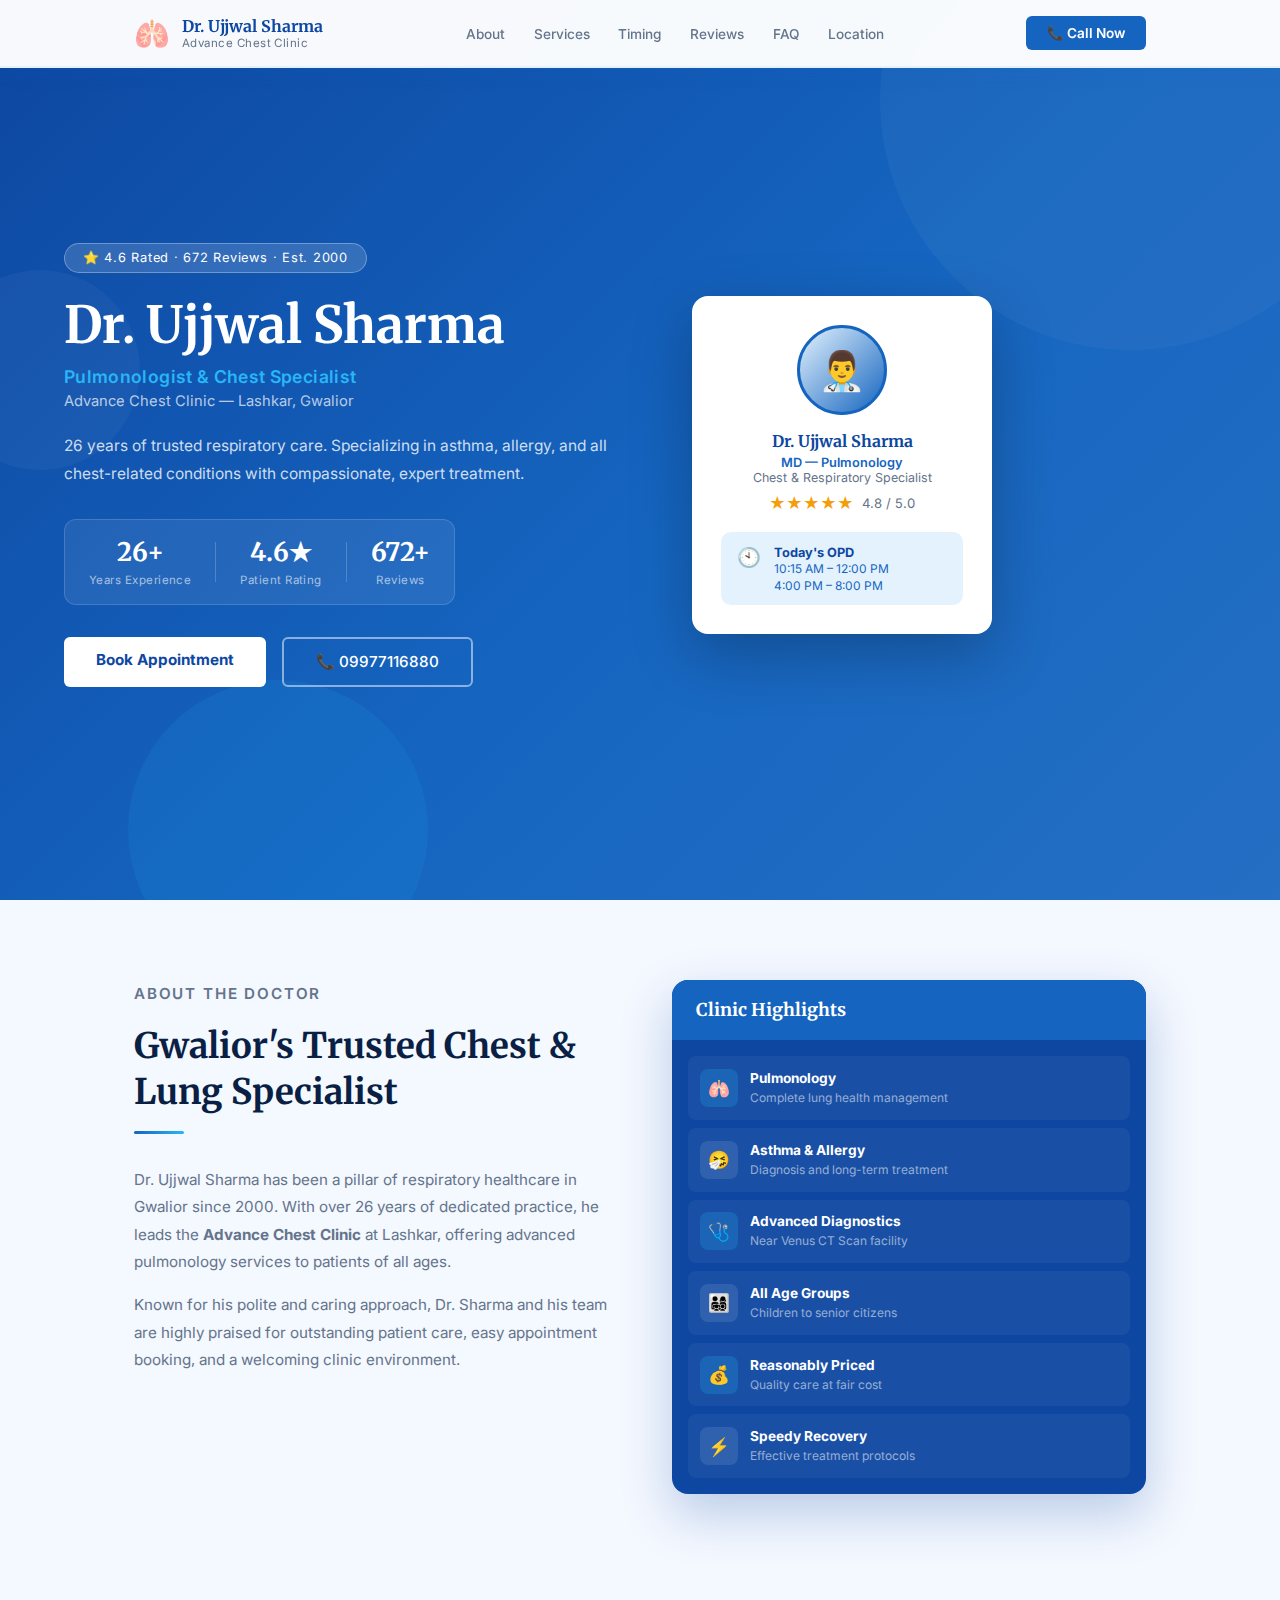
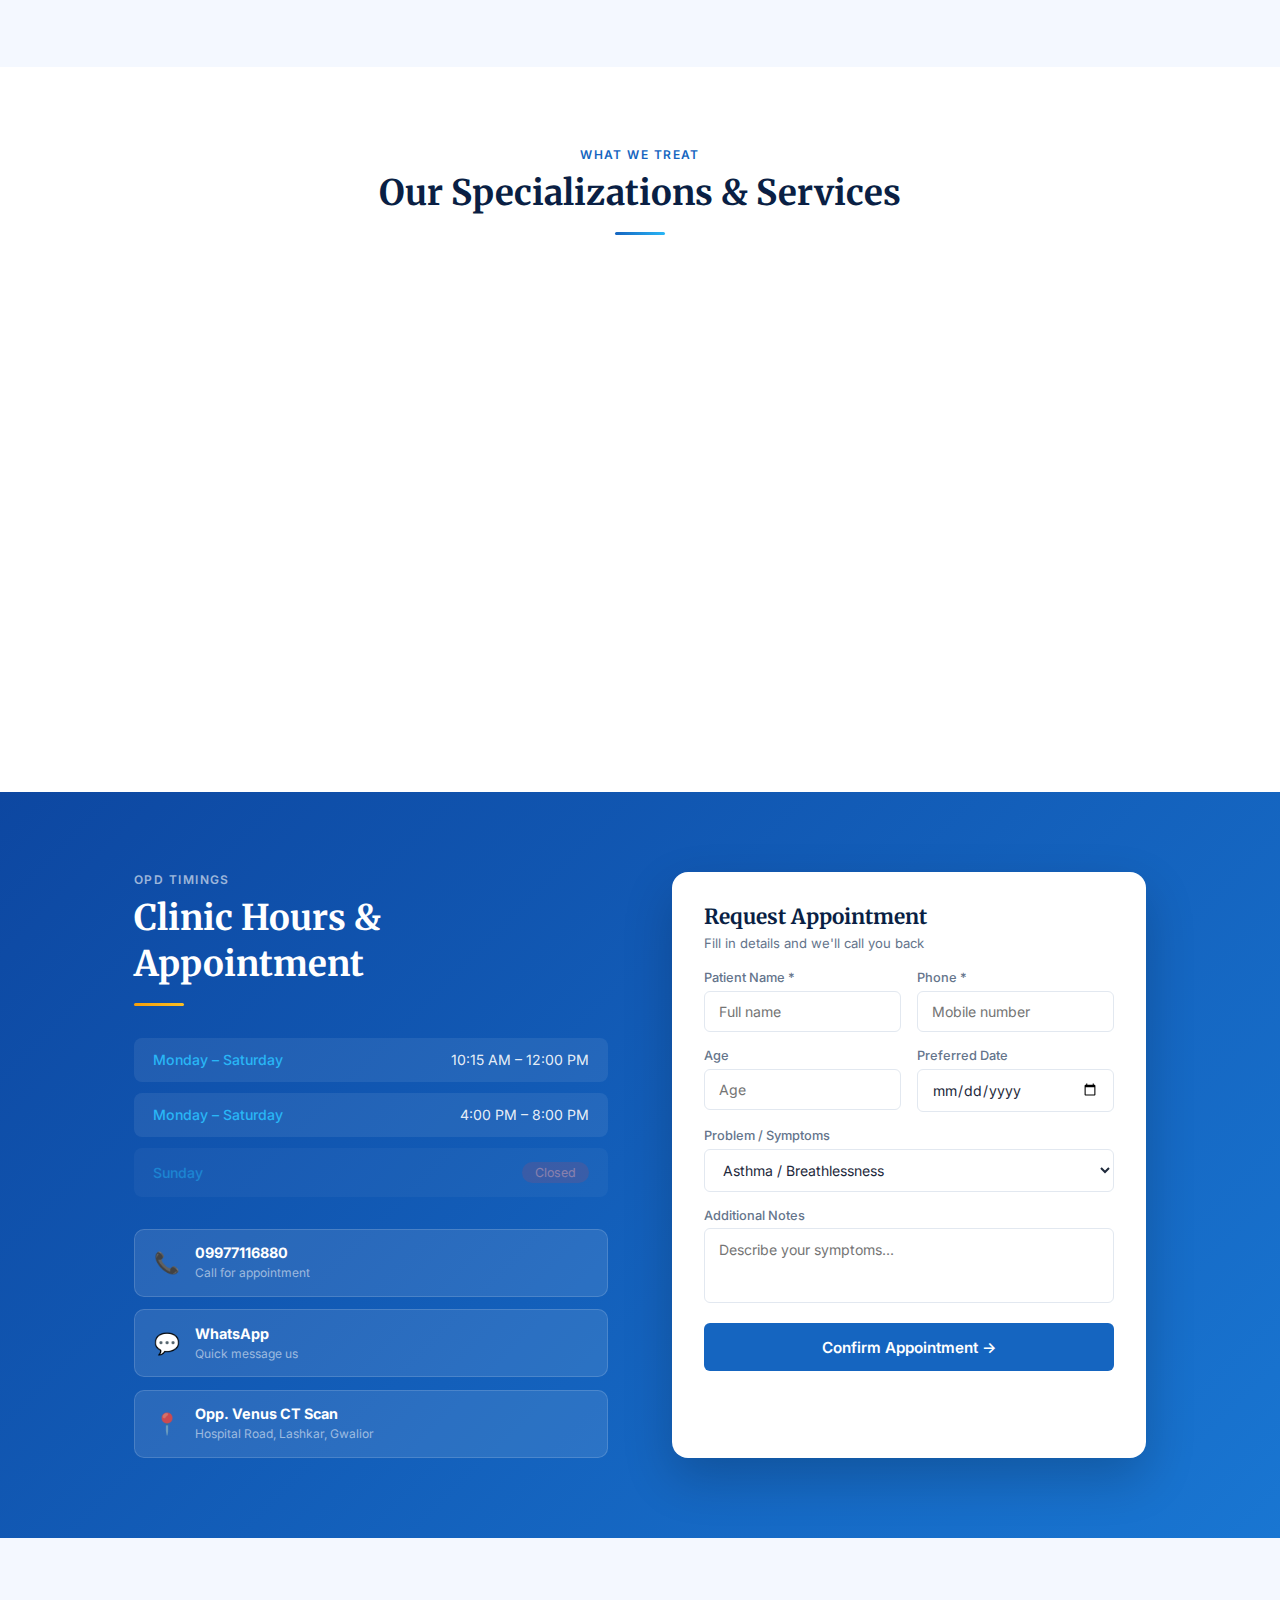
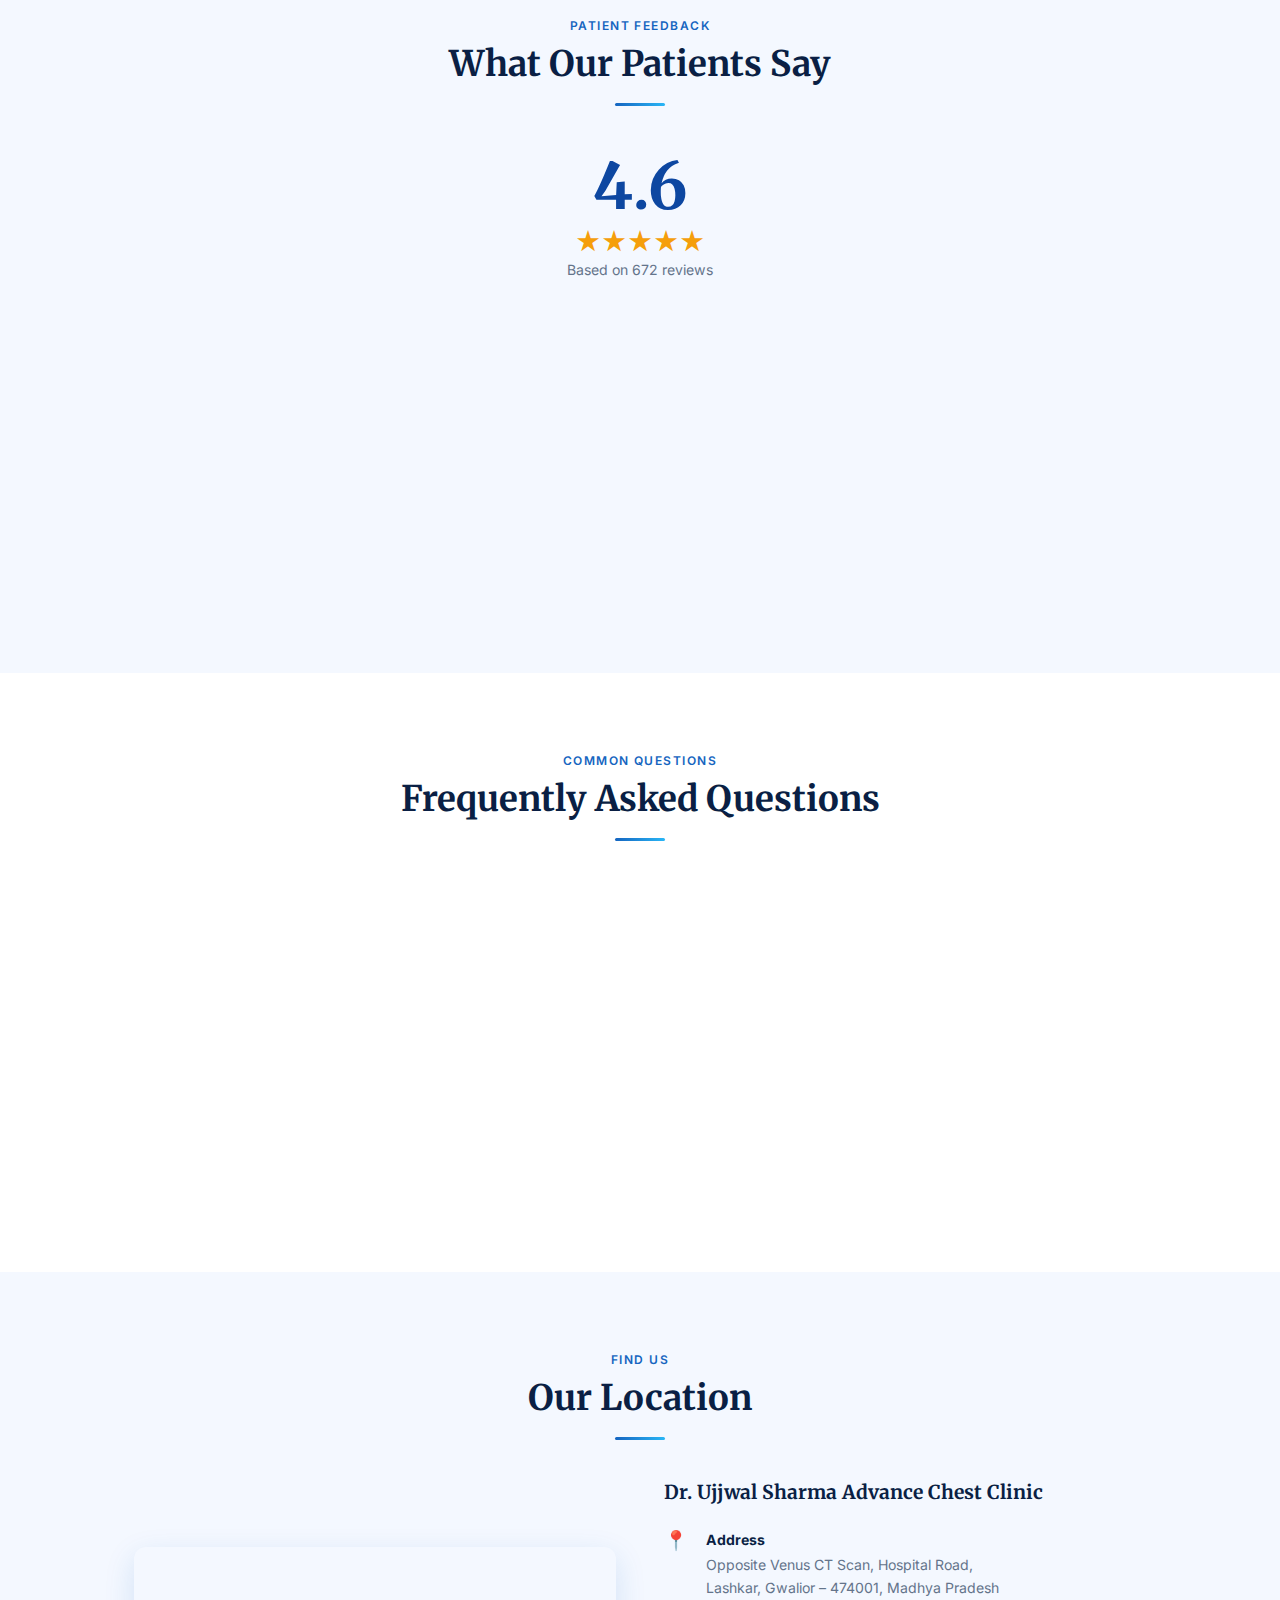
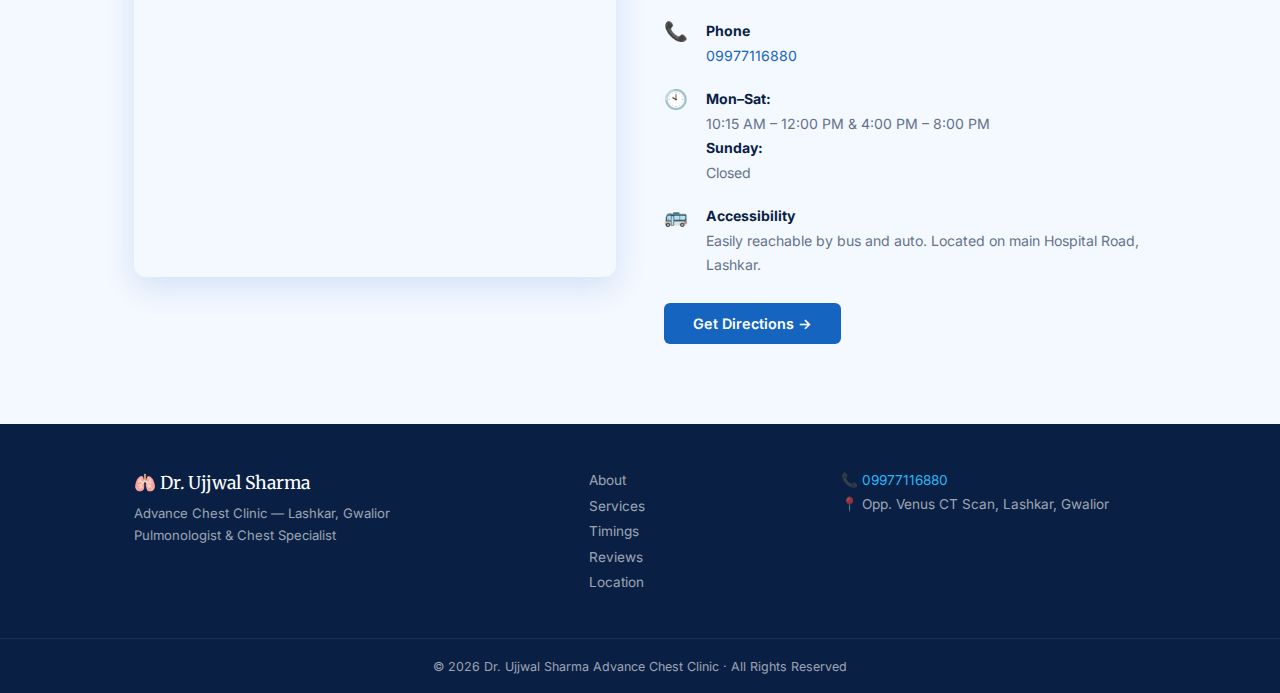
<file: index.html>
<!DOCTYPE html>
<html lang="en">
<head>
  <meta charset="UTF-8">
  <meta name="viewport" content="width=device-width, initial-scale=1.0">
  <title>Dr. Ujjwal Sharma — Advance Chest Clinic, Gwalior</title>
  <link href="https://fonts.googleapis.com/css2?family=Merriweather:wght@400;700&family=Inter:wght@300;400;500;600&display=swap" rel="stylesheet">
  <link rel="stylesheet" href="style.css">
</head>
<body>

  <!-- NAV -->
  <nav id="navbar">
    <div class="nav-container">
      <div class="nav-logo">
        <span class="logo-icon">🫁</span>
        <div>
          <div class="logo-name">Dr. Ujjwal Sharma</div>
          <div class="logo-sub">Advance Chest Clinic</div>
        </div>
      </div>
      <ul class="nav-links">
        <li><a href="#about">About</a></li>
        <li><a href="#services">Services</a></li>
        <li><a href="#timing">Timing</a></li>
        <li><a href="#reviews">Reviews</a></li>
        <li><a href="#faq">FAQ</a></li>
        <li><a href="#location">Location</a></li>
      </ul>
      <a href="tel:09977116880" class="nav-cta">📞 Call Now</a>
    </div>
  </nav>

  <!-- HERO -->
  <section class="hero">
    <div class="hero-bg-circles">
      <div class="circle c1"></div>
      <div class="circle c2"></div>
      <div class="circle c3"></div>
    </div>
    <div class="hero-content">
      <div class="hero-badge">⭐ 4.6 Rated · 672 Reviews · Est. 2000</div>
      <h1>Dr. Ujjwal Sharma</h1>
      <p class="hero-speciality">Pulmonologist & Chest Specialist</p>
      <p class="hero-tagline">Advance Chest Clinic — Lashkar, Gwalior</p>
      <p class="hero-desc">26 years of trusted respiratory care. Specializing in asthma, allergy, and all chest-related conditions with compassionate, expert treatment.</p>
      <div class="hero-stats">
        <div class="stat-box">
          <span class="stat-n">26+</span>
          <span class="stat-l">Years Experience</span>
        </div>
        <div class="stat-divider"></div>
        <div class="stat-box">
          <span class="stat-n">4.6★</span>
          <span class="stat-l">Patient Rating</span>
        </div>
        <div class="stat-divider"></div>
        <div class="stat-box">
          <span class="stat-n">672+</span>
          <span class="stat-l">Reviews</span>
        </div>
      </div>
      <div class="hero-btns">
        <a href="#timing" class="btn-primary">Book Appointment</a>
        <a href="tel:09977116880" class="btn-secondary">📞 09977116880</a>
      </div>
    </div>
    <div class="hero-card-wrap">
      <div class="hero-doctor-card">
        <div class="doctor-photo">👨‍⚕️</div>
        <div class="doctor-info">
          <h3>Dr. Ujjwal Sharma</h3>
          <p class="doc-degree">MD — Pulmonology</p>
          <p class="doc-spec">Chest & Respiratory Specialist</p>
          <div class="doc-rating">
            <span class="stars">★★★★★</span>
            <span>4.8 / 5.0</span>
          </div>
        </div>
        <div class="clinic-timing-pill">
          <span>🕙</span>
          <div>
            <strong>Today's OPD</strong>
            <span>10:15 AM – 12:00 PM</span>
            <span>4:00 PM – 8:00 PM</span>
          </div>
        </div>
      </div>
    </div>
  </section>

  <!-- ABOUT -->
  <section class="about" id="about">
    <div class="container">
      <div class="about-grid">
        <div class="about-text">
          <p class="tag">About the Doctor</p>
          <h2>Gwalior's Trusted Chest & Lung Specialist</h2>
          <div class="underline"></div>
          <p>Dr. Ujjwal Sharma has been a pillar of respiratory healthcare in Gwalior since 2000. With over 26 years of dedicated practice, he leads the <strong>Advance Chest Clinic</strong> at Lashkar, offering advanced pulmonology services to patients of all ages.</p>
          <p>Known for his polite and caring approach, Dr. Sharma and his team are highly praised for outstanding patient care, easy appointment booking, and a welcoming clinic environment.</p>
          <div class="about-badges">
            <div class="badge-item">
              <span class="badge-icon">🏅</span>
              <div>
                <strong>Highly Praised</strong>
                <small>Polite behavior & expert care</small>
              </div>
            </div>
            <div class="badge-item">
              <span class="badge-icon">🏥</span>
              <div>
                <strong>Est. 2000</strong>
                <small>26 years of trusted service</small>
              </div>
            </div>
            <div class="badge-item">
              <span class="badge-icon">💊</span>
              <div>
                <strong>Asthma Expert</strong>
                <small>Specialist in asthma & allergy</small>
              </div>
            </div>
            <div class="badge-item">
              <span class="badge-icon">📋</span>
              <div>
                <strong>Easy Booking</strong>
                <small>Hassle-free appointments</small>
              </div>
            </div>
          </div>
        </div>
        <div class="about-visual">
          <div class="av-header">
            <h3>Clinic Highlights</h3>
          </div>
          <div class="av-items">
            <div class="av-item">
              <div class="av-icon blue">🫁</div>
              <div>
                <strong>Pulmonology</strong>
                <span>Complete lung health management</span>
              </div>
            </div>
            <div class="av-item">
              <div class="av-icon sky">🤧</div>
              <div>
                <strong>Asthma & Allergy</strong>
                <span>Diagnosis and long-term treatment</span>
              </div>
            </div>
            <div class="av-item">
              <div class="av-icon blue">🩺</div>
              <div>
                <strong>Advanced Diagnostics</strong>
                <span>Near Venus CT Scan facility</span>
              </div>
            </div>
            <div class="av-item">
              <div class="av-icon sky">👨‍👩‍👧‍👦</div>
              <div>
                <strong>All Age Groups</strong>
                <span>Children to senior citizens</span>
              </div>
            </div>
            <div class="av-item">
              <div class="av-icon blue">💰</div>
              <div>
                <strong>Reasonably Priced</strong>
                <span>Quality care at fair cost</span>
              </div>
            </div>
            <div class="av-item">
              <div class="av-icon sky">⚡</div>
              <div>
                <strong>Speedy Recovery</strong>
                <span>Effective treatment protocols</span>
              </div>
            </div>
          </div>
        </div>
      </div>
    </div>
  </section>

  <!-- SERVICES -->
  <section class="services" id="services">
    <div class="container">
      <p class="tag center">What We Treat</p>
      <h2 class="center">Our Specializations & Services</h2>
      <div class="underline center"></div>
      <div class="services-grid">
        <div class="service-card">
          <div class="sc-icon">🫁</div>
          <h3>Asthma Treatment</h3>
          <p>Comprehensive asthma management including diagnosis, inhaler therapy, and long-term control plans.</p>
        </div>
        <div class="service-card">
          <div class="sc-icon">🤧</div>
          <h3>Allergy Treatment</h3>
          <p>Diagnosis and treatment of respiratory allergies, hay fever, and allergic rhinitis with personalized care.</p>
        </div>
        <div class="service-card">
          <div class="sc-icon">😮‍💨</div>
          <h3>COPD Management</h3>
          <p>Expert management of Chronic Obstructive Pulmonary Disease with modern treatment approaches.</p>
        </div>
        <div class="service-card">
          <div class="sc-icon">🩻</div>
          <h3>Chest X-Ray Consultation</h3>
          <p>Interpretation and consultation for chest X-rays, CT scans, and pulmonary function tests.</p>
        </div>
        <div class="service-card">
          <div class="sc-icon">🤒</div>
          <h3>Respiratory Infections</h3>
          <p>Treatment of pneumonia, bronchitis, tuberculosis, and other respiratory tract infections.</p>
        </div>
        <div class="service-card">
          <div class="sc-icon">🩺</div>
          <h3>General Pulmonology</h3>
          <p>Complete respiratory health checkups, second opinions, and ongoing chest health monitoring.</p>
        </div>
      </div>
    </div>
  </section>

  <!-- TIMING + APPOINTMENT -->
  <section class="timing-section" id="timing">
    <div class="container">
      <div class="timing-grid">
        <div class="timing-left">
          <p class="tag light">OPD Timings</p>
          <h2 class="white">Clinic Hours & Appointment</h2>
          <div class="underline gold"></div>
          <div class="timing-table">
            <div class="timing-row">
              <span class="day">Monday – Saturday</span>
              <span class="time-slot">10:15 AM – 12:00 PM</span>
            </div>
            <div class="timing-row">
              <span class="day">Monday – Saturday</span>
              <span class="time-slot">4:00 PM – 8:00 PM</span>
            </div>
            <div class="timing-row closed">
              <span class="day">Sunday</span>
              <span class="time-slot closed-tag">Closed</span>
            </div>
          </div>
          <div class="contact-list">
            <a href="tel:09977116880" class="contact-pill">
              <span>📞</span>
              <div>
                <strong>09977116880</strong>
                <small>Call for appointment</small>
              </div>
            </a>
            <a href="https://wa.me/919977116880" target="_blank" class="contact-pill">
              <span>💬</span>
              <div>
                <strong>WhatsApp</strong>
                <small>Quick message us</small>
              </div>
            </a>
            <div class="contact-pill">
              <span>📍</span>
              <div>
                <strong>Opp. Venus CT Scan</strong>
                <small>Hospital Road, Lashkar, Gwalior</small>
              </div>
            </div>
          </div>
        </div>

        <div class="appt-form-box">
          <h3>Request Appointment</h3>
          <p class="form-sub">Fill in details and we'll call you back</p>
          <div class="form-row">
            <div class="fg">
              <label>Patient Name *</label>
              <input type="text" placeholder="Full name">
            </div>
            <div class="fg">
              <label>Phone *</label>
              <input type="tel" placeholder="Mobile number">
            </div>
          </div>
          <div class="form-row">
            <div class="fg">
              <label>Age</label>
              <input type="number" placeholder="Age">
            </div>
            <div class="fg">
              <label>Preferred Date</label>
              <input type="date">
            </div>
          </div>
          <div class="fg">
            <label>Problem / Symptoms</label>
            <select>
              <option>Asthma / Breathlessness</option>
              <option>Allergy / Sneezing</option>
              <option>Cough (Chronic)</option>
              <option>Chest Pain</option>
              <option>COPD</option>
              <option>Respiratory Infection</option>
              <option>General Consultation</option>
              <option>Other</option>
            </select>
          </div>
          <div class="fg">
            <label>Additional Notes</label>
            <textarea placeholder="Describe your symptoms..."></textarea>
          </div>
          <button class="btn-submit" id="submitBtn">Confirm Appointment →</button>
        </div>
      </div>
    </div>
  </section>

  <!-- REVIEWS -->
  <section class="reviews" id="reviews">
    <div class="container">
      <p class="tag center">Patient Feedback</p>
      <h2 class="center">What Our Patients Say</h2>
      <div class="underline center"></div>
      <div class="rating-overview">
        <div class="rating-big">4.6</div>
        <div class="rating-stars-big">★★★★★</div>
        <div class="rating-count">Based on 672 reviews</div>
      </div>
      <div class="reviews-grid">
        <div class="review-card">
          <div class="review-top">
            <div class="rv-avatar">A</div>
            <div>
              <div class="rv-name">Aaru</div>
              <div class="rv-date">March 2025</div>
            </div>
            <div class="rv-stars">★★★★★</div>
          </div>
          <div class="rv-tags">
            <span>Easy booking</span>
            <span>Great customer service</span>
          </div>
          <p class="rv-text">"Dr. Ujjwal Sharma's Advance Chest Clinic is truly exceptional! The customer service is outstanding — staff are attentive and genuinely care about patients. Booking an appointment was seamless and hassle-free."</p>
        </div>
        <div class="review-card">
          <div class="review-top">
            <div class="rv-avatar">R</div>
            <div>
              <div class="rv-name">Ravi</div>
              <div class="rv-date">August 2025</div>
            </div>
            <div class="rv-stars">★★★★★</div>
          </div>
          <div class="rv-tags">
            <span>Reasonably priced</span>
            <span>Speedy recovery</span>
          </div>
          <p class="rv-text">"Very professional doctor. Treatment was effective and I recovered quickly. Prices are very reasonable for such quality care. Highly recommend Dr. Sharma to everyone in Gwalior."</p>
        </div>
        <div class="review-card">
          <div class="review-top">
            <div class="rv-avatar">P</div>
            <div>
              <div class="rv-name">Priya S.</div>
              <div class="rv-date">2025</div>
            </div>
            <div class="rv-stars">★★★★★</div>
          </div>
          <div class="rv-tags">
            <span>Polite behavior</span>
            <span>Expert care</span>
          </div>
          <p class="rv-text">"Dr. Ujjwal Sharma is highly praised for his behavior and polite manner of speaking. My asthma has improved significantly after starting treatment here. Wonderful doctor and staff!"</p>
        </div>
      </div>
    </div>
  </section>

  <!-- FAQ -->
  <section class="faq" id="faq">
    <div class="container">
      <p class="tag center">Common Questions</p>
      <h2 class="center">Frequently Asked Questions</h2>
      <div class="underline center"></div>
      <div class="faq-list">
        <div class="faq-item">
          <div class="faq-q" onclick="toggleFaq(this)">
            <span>Do I need an appointment before visiting?</span>
            <span class="faq-arrow">▼</span>
          </div>
          <div class="faq-a">Yes, it is recommended to book an appointment before visiting. Call 09977116880 or WhatsApp us for easy booking.</div>
        </div>
        <div class="faq-item">
          <div class="faq-q" onclick="toggleFaq(this)">
            <span>Where is the clinic located?</span>
            <span class="faq-arrow">▼</span>
          </div>
          <div class="faq-a">The clinic is located Opposite Venus CT Scan, Hospital Road, Lashkar, Gwalior – 474001. It is easily accessible by public transport.</div>
        </div>
        <div class="faq-item">
          <div class="faq-q" onclick="toggleFaq(this)">
            <span>Does Dr. Sharma treat asthma in children?</span>
            <span class="faq-arrow">▼</span>
          </div>
          <div class="faq-a">Yes, Dr. Ujjwal Sharma treats patients of all age groups including children. Pediatric asthma and allergy cases are handled with special care.</div>
        </div>
        <div class="faq-item">
          <div class="faq-q" onclick="toggleFaq(this)">
            <span>Is blood test or CT scan facility available?</span>
            <span class="faq-arrow">▼</span>
          </div>
          <div class="faq-a">The clinic is located right opposite Venus CT Scan center, making it very convenient for patients who need diagnostic imaging. Please confirm specific tests by calling us.</div>
        </div>
        <div class="faq-item">
          <div class="faq-q" onclick="toggleFaq(this)">
            <span>What are the clinic timings on Sunday?</span>
            <span class="faq-arrow">▼</span>
          </div>
          <div class="faq-a">The clinic is closed on Sundays. OPD is available Monday to Saturday — 10:15 AM to 12:00 PM and 4:00 PM to 8:00 PM.</div>
        </div>
      </div>
    </div>
  </section>

  <!-- LOCATION -->
  <section class="location" id="location">
    <div class="container">
      <p class="tag center">Find Us</p>
      <h2 class="center">Our Location</h2>
      <div class="underline center"></div>
      <div class="location-grid">
        <div class="map-box">
          <iframe
            src="https://www.google.com/maps/embed?pb=!1m18!1m12!1m3!1d3579!2d78.18!3d26.21!2m3!1f0!2f0!3f0!3m2!1i1024!2i768!4f13.1!3m3!1m2!1s0x0%3A0x0!2zTGFzaGthciwgR3dhbGlvcg!5e0!3m2!1sen!2sin!4v1"
            allowfullscreen="" loading="lazy">
          </iframe>
        </div>
        <div class="location-details">
          <h3>Dr. Ujjwal Sharma Advance Chest Clinic</h3>
          <div class="ld-item">
            <span class="ld-icon">📍</span>
            <p><strong>Address</strong>Opposite Venus CT Scan, Hospital Road,<br>Lashkar, Gwalior – 474001, Madhya Pradesh</p>
          </div>
          <div class="ld-item">
            <span class="ld-icon">📞</span>
            <p><strong>Phone</strong><a href="tel:09977116880">09977116880</a></p>
          </div>
          <div class="ld-item">
            <span class="ld-icon">🕙</span>
            <p><strong>Mon–Sat:</strong> 10:15 AM – 12:00 PM & 4:00 PM – 8:00 PM<br><strong>Sunday:</strong> Closed</p>
          </div>
          <div class="ld-item">
            <span class="ld-icon">🚌</span>
            <p><strong>Accessibility</strong>Easily reachable by bus and auto. Located on main Hospital Road, Lashkar.</p>
          </div>
          <a href="https://maps.google.com/?q=Opposite+Venus+CT+Scan+Lashkar+Gwalior" target="_blank" class="btn-directions">Get Directions →</a>
        </div>
      </div>
    </div>
  </section>

  <!-- FOOTER -->
  <footer>
    <div class="footer-top">
      <div class="footer-brand">
        <div class="footer-logo">🫁 Dr. Ujjwal Sharma</div>
        <p>Advance Chest Clinic — Lashkar, Gwalior</p>
        <p>Pulmonologist & Chest Specialist</p>
      </div>
      <div class="footer-links">
        <a href="#about">About</a>
        <a href="#services">Services</a>
        <a href="#timing">Timings</a>
        <a href="#reviews">Reviews</a>
        <a href="#location">Location</a>
      </div>
      <div class="footer-contact">
        <p>📞 <a href="tel:09977116880">09977116880</a></p>
        <p>📍 Opp. Venus CT Scan, Lashkar, Gwalior</p>
      </div>
    </div>
    <div class="footer-bottom">
      <p>© 2026 Dr. Ujjwal Sharma Advance Chest Clinic · All Rights Reserved</p>
    </div>
  </footer>

  <script src="script.js"></script>
</body>
</html>
</file>
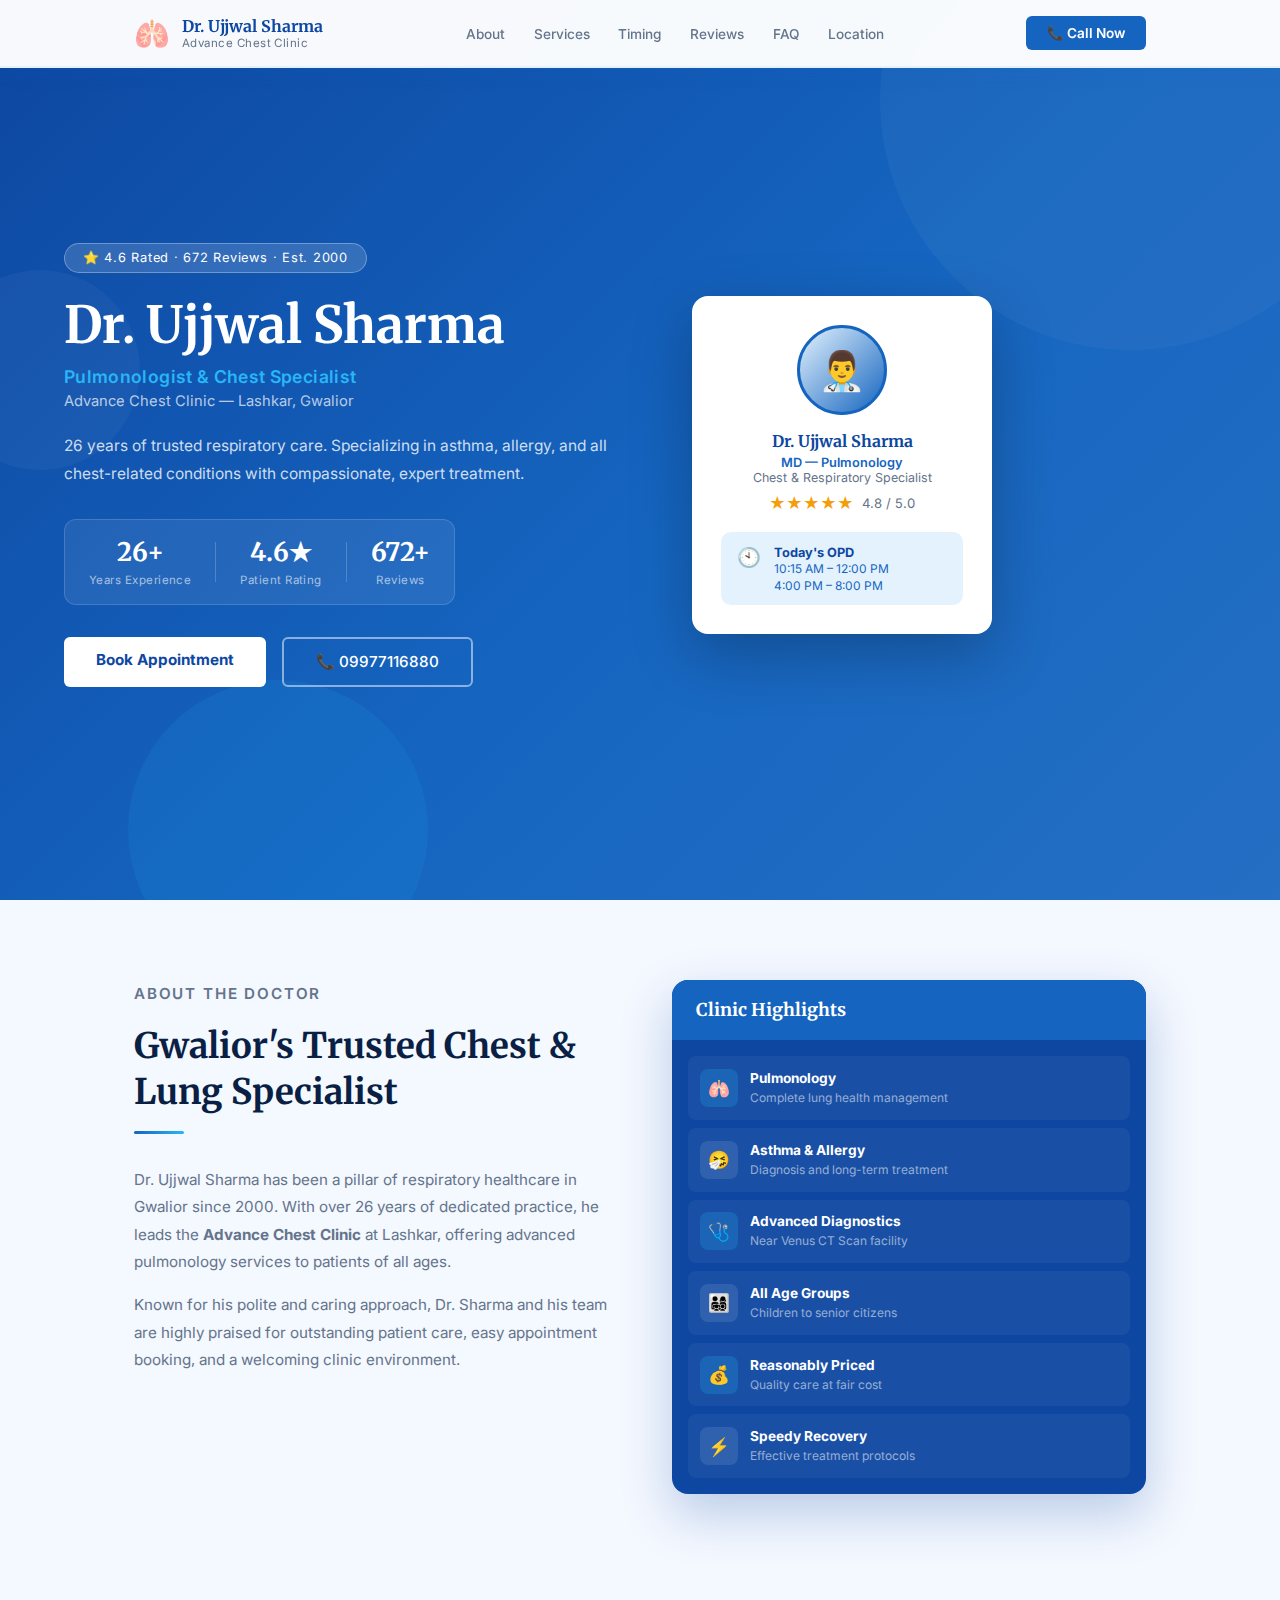
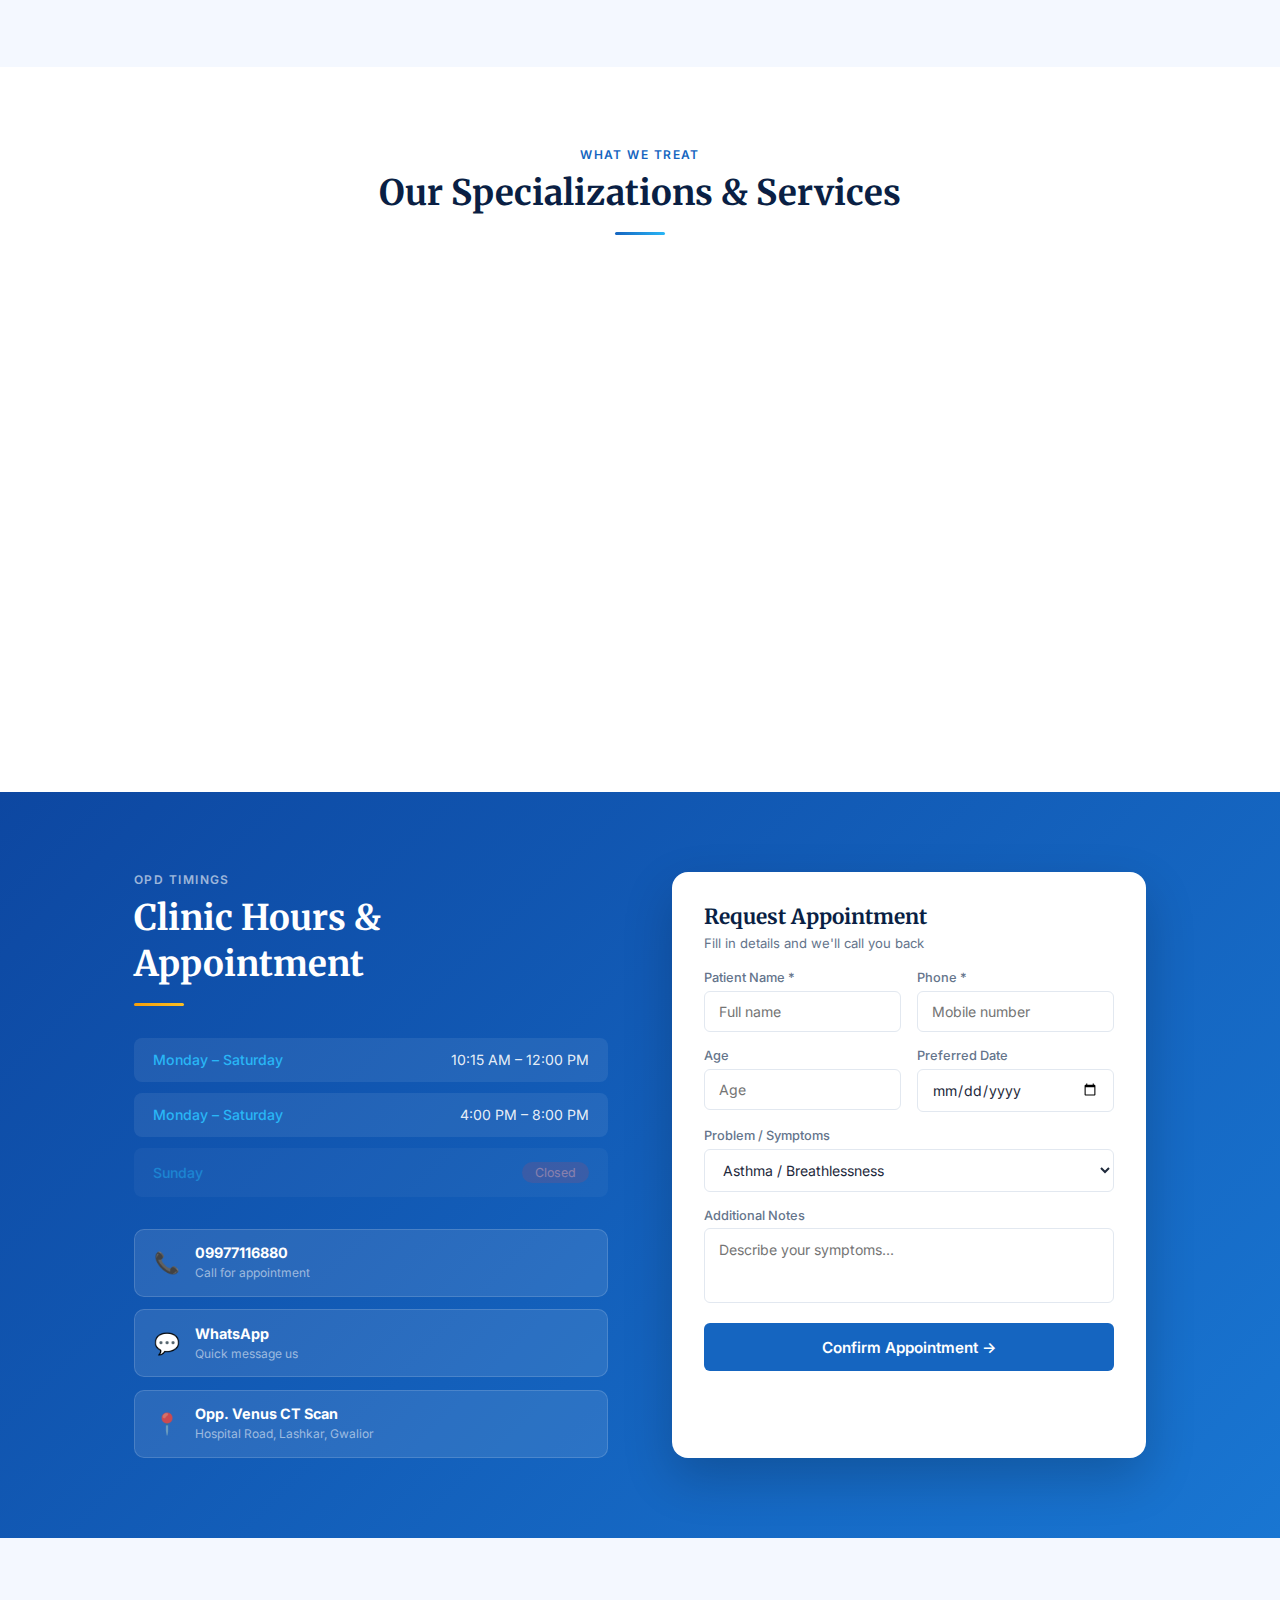
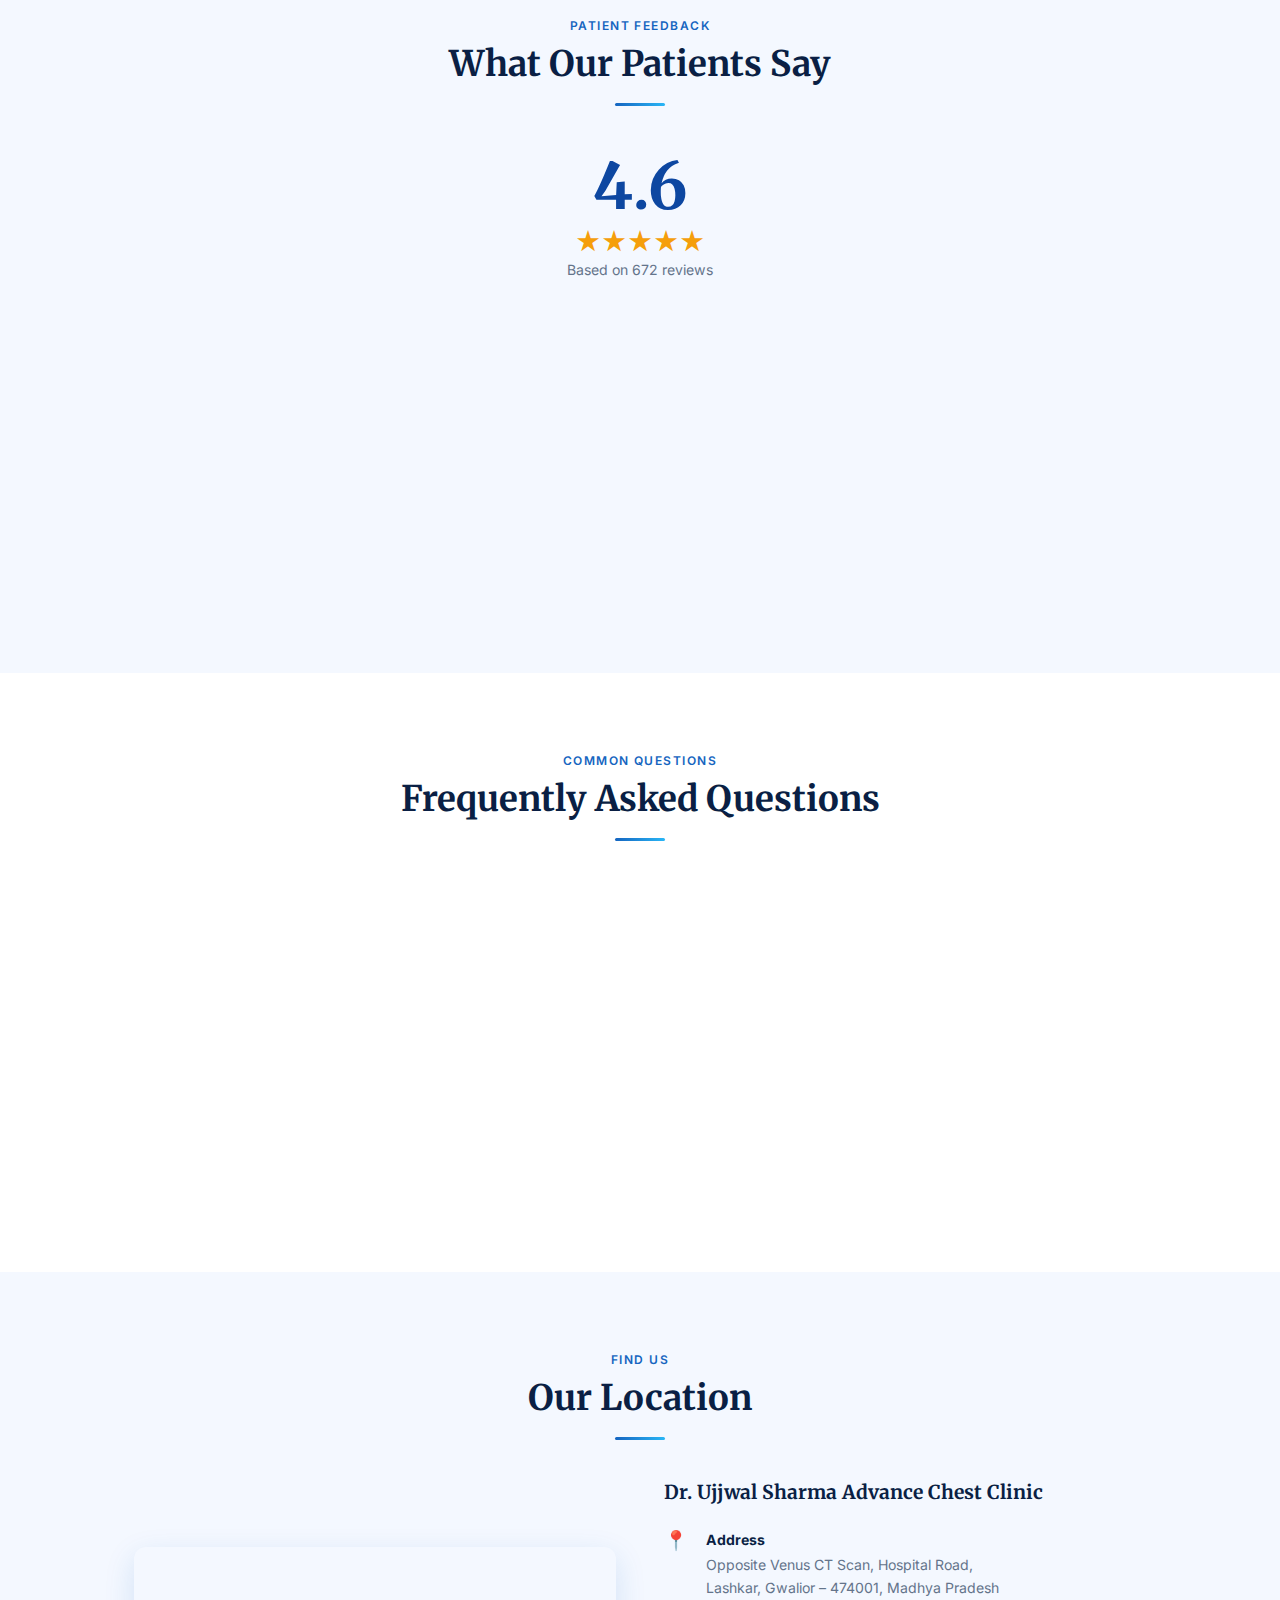
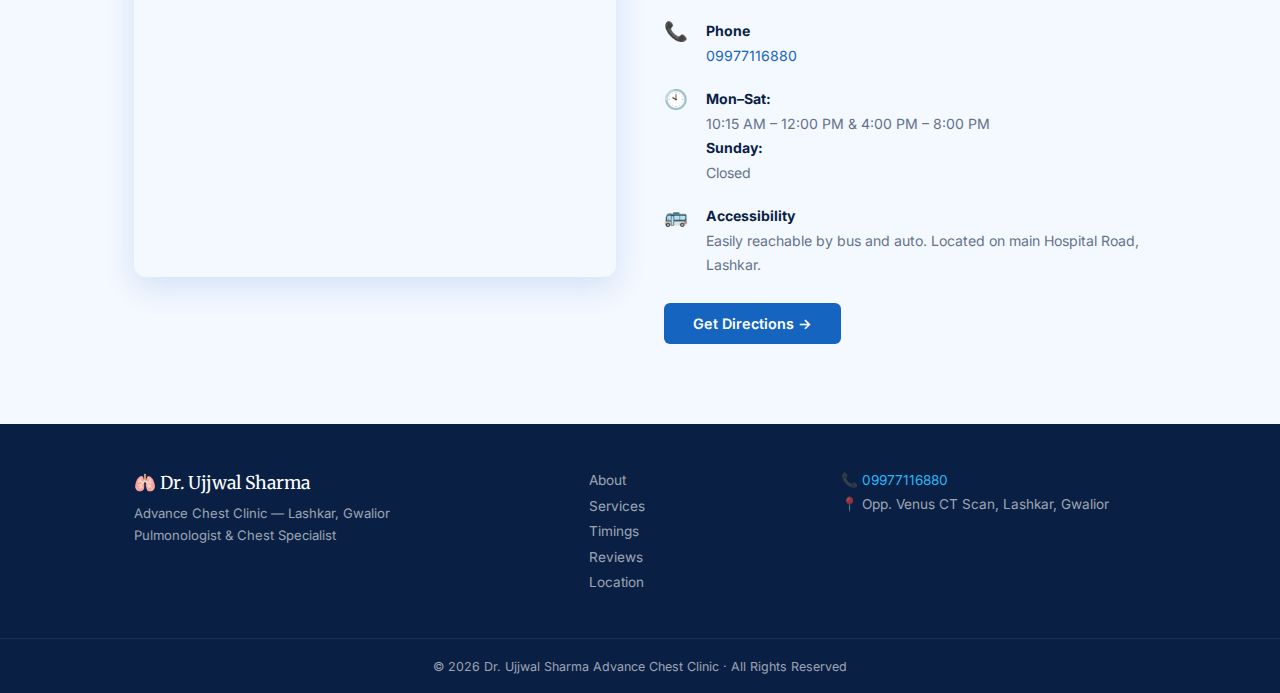
<file: dr-ujjwal-index.html>
<!DOCTYPE html>
<html lang="en">
<head>
  <meta charset="UTF-8">
  <meta name="viewport" content="width=device-width, initial-scale=1.0">
  <title>Dr. Ujjwal Sharma — Advance Chest Clinic, Gwalior</title>
  <link href="https://fonts.googleapis.com/css2?family=Merriweather:wght@400;700&family=Inter:wght@300;400;500;600&display=swap" rel="stylesheet">
  <link rel="stylesheet" href="dr-ujjwal-style.css">
</head>
<body>

  <!-- NAV -->
  <nav id="navbar">
    <div class="nav-container">
      <div class="nav-logo">
        <span class="logo-icon">🫁</span>
        <div>
          <div class="logo-name">Dr. Ujjwal Sharma</div>
          <div class="logo-sub">Advance Chest Clinic</div>
        </div>
      </div>
      <ul class="nav-links">
        <li><a href="#about">About</a></li>
        <li><a href="#services">Services</a></li>
        <li><a href="#timing">Timing</a></li>
        <li><a href="#reviews">Reviews</a></li>
        <li><a href="#faq">FAQ</a></li>
        <li><a href="#location">Location</a></li>
      </ul>
      <a href="tel:09977116880" class="nav-cta">📞 Call Now</a>
    </div>
  </nav>

  <!-- HERO -->
  <section class="hero">
    <div class="hero-bg-circles">
      <div class="circle c1"></div>
      <div class="circle c2"></div>
      <div class="circle c3"></div>
    </div>
    <div class="hero-content">
      <div class="hero-badge">⭐ 4.6 Rated · 672 Reviews · Est. 2000</div>
      <h1>Dr. Ujjwal Sharma</h1>
      <p class="hero-speciality">Pulmonologist & Chest Specialist</p>
      <p class="hero-tagline">Advance Chest Clinic — Lashkar, Gwalior</p>
      <p class="hero-desc">26 years of trusted respiratory care. Specializing in asthma, allergy, and all chest-related conditions with compassionate, expert treatment.</p>
      <div class="hero-stats">
        <div class="stat-box">
          <span class="stat-n">26+</span>
          <span class="stat-l">Years Experience</span>
        </div>
        <div class="stat-divider"></div>
        <div class="stat-box">
          <span class="stat-n">4.6★</span>
          <span class="stat-l">Patient Rating</span>
        </div>
        <div class="stat-divider"></div>
        <div class="stat-box">
          <span class="stat-n">672+</span>
          <span class="stat-l">Reviews</span>
        </div>
      </div>
      <div class="hero-btns">
        <a href="#timing" class="btn-primary">Book Appointment</a>
        <a href="tel:09977116880" class="btn-secondary">📞 09977116880</a>
      </div>
    </div>
    <div class="hero-card-wrap">
      <div class="hero-doctor-card">
        <div class="doctor-photo">👨‍⚕️</div>
        <div class="doctor-info">
          <h3>Dr. Ujjwal Sharma</h3>
          <p class="doc-degree">MD — Pulmonology</p>
          <p class="doc-spec">Chest & Respiratory Specialist</p>
          <div class="doc-rating">
            <span class="stars">★★★★★</span>
            <span>4.8 / 5.0</span>
          </div>
        </div>
        <div class="clinic-timing-pill">
          <span>🕙</span>
          <div>
            <strong>Today's OPD</strong>
            <span>10:15 AM – 12:00 PM</span>
            <span>4:00 PM – 8:00 PM</span>
          </div>
        </div>
      </div>
    </div>
  </section>

  <!-- ABOUT -->
  <section class="about" id="about">
    <div class="container">
      <div class="about-grid">
        <div class="about-text">
          <p class="tag">About the Doctor</p>
          <h2>Gwalior's Trusted Chest & Lung Specialist</h2>
          <div class="underline"></div>
          <p>Dr. Ujjwal Sharma has been a pillar of respiratory healthcare in Gwalior since 2000. With over 26 years of dedicated practice, he leads the <strong>Advance Chest Clinic</strong> at Lashkar, offering advanced pulmonology services to patients of all ages.</p>
          <p>Known for his polite and caring approach, Dr. Sharma and his team are highly praised for outstanding patient care, easy appointment booking, and a welcoming clinic environment.</p>
          <div class="about-badges">
            <div class="badge-item">
              <span class="badge-icon">🏅</span>
              <div>
                <strong>Highly Praised</strong>
                <small>Polite behavior & expert care</small>
              </div>
            </div>
            <div class="badge-item">
              <span class="badge-icon">🏥</span>
              <div>
                <strong>Est. 2000</strong>
                <small>26 years of trusted service</small>
              </div>
            </div>
            <div class="badge-item">
              <span class="badge-icon">💊</span>
              <div>
                <strong>Asthma Expert</strong>
                <small>Specialist in asthma & allergy</small>
              </div>
            </div>
            <div class="badge-item">
              <span class="badge-icon">📋</span>
              <div>
                <strong>Easy Booking</strong>
                <small>Hassle-free appointments</small>
              </div>
            </div>
          </div>
        </div>
        <div class="about-visual">
          <div class="av-header">
            <h3>Clinic Highlights</h3>
          </div>
          <div class="av-items">
            <div class="av-item">
              <div class="av-icon blue">🫁</div>
              <div>
                <strong>Pulmonology</strong>
                <span>Complete lung health management</span>
              </div>
            </div>
            <div class="av-item">
              <div class="av-icon sky">🤧</div>
              <div>
                <strong>Asthma & Allergy</strong>
                <span>Diagnosis and long-term treatment</span>
              </div>
            </div>
            <div class="av-item">
              <div class="av-icon blue">🩺</div>
              <div>
                <strong>Advanced Diagnostics</strong>
                <span>Near Venus CT Scan facility</span>
              </div>
            </div>
            <div class="av-item">
              <div class="av-icon sky">👨‍👩‍👧‍👦</div>
              <div>
                <strong>All Age Groups</strong>
                <span>Children to senior citizens</span>
              </div>
            </div>
            <div class="av-item">
              <div class="av-icon blue">💰</div>
              <div>
                <strong>Reasonably Priced</strong>
                <span>Quality care at fair cost</span>
              </div>
            </div>
            <div class="av-item">
              <div class="av-icon sky">⚡</div>
              <div>
                <strong>Speedy Recovery</strong>
                <span>Effective treatment protocols</span>
              </div>
            </div>
          </div>
        </div>
      </div>
    </div>
  </section>

  <!-- SERVICES -->
  <section class="services" id="services">
    <div class="container">
      <p class="tag center">What We Treat</p>
      <h2 class="center">Our Specializations & Services</h2>
      <div class="underline center"></div>
      <div class="services-grid">
        <div class="service-card">
          <div class="sc-icon">🫁</div>
          <h3>Asthma Treatment</h3>
          <p>Comprehensive asthma management including diagnosis, inhaler therapy, and long-term control plans.</p>
        </div>
        <div class="service-card">
          <div class="sc-icon">🤧</div>
          <h3>Allergy Treatment</h3>
          <p>Diagnosis and treatment of respiratory allergies, hay fever, and allergic rhinitis with personalized care.</p>
        </div>
        <div class="service-card">
          <div class="sc-icon">😮‍💨</div>
          <h3>COPD Management</h3>
          <p>Expert management of Chronic Obstructive Pulmonary Disease with modern treatment approaches.</p>
        </div>
        <div class="service-card">
          <div class="sc-icon">🩻</div>
          <h3>Chest X-Ray Consultation</h3>
          <p>Interpretation and consultation for chest X-rays, CT scans, and pulmonary function tests.</p>
        </div>
        <div class="service-card">
          <div class="sc-icon">🤒</div>
          <h3>Respiratory Infections</h3>
          <p>Treatment of pneumonia, bronchitis, tuberculosis, and other respiratory tract infections.</p>
        </div>
        <div class="service-card">
          <div class="sc-icon">🩺</div>
          <h3>General Pulmonology</h3>
          <p>Complete respiratory health checkups, second opinions, and ongoing chest health monitoring.</p>
        </div>
      </div>
    </div>
  </section>

  <!-- TIMING + APPOINTMENT -->
  <section class="timing-section" id="timing">
    <div class="container">
      <div class="timing-grid">
        <div class="timing-left">
          <p class="tag light">OPD Timings</p>
          <h2 class="white">Clinic Hours & Appointment</h2>
          <div class="underline gold"></div>
          <div class="timing-table">
            <div class="timing-row">
              <span class="day">Monday – Saturday</span>
              <span class="time-slot">10:15 AM – 12:00 PM</span>
            </div>
            <div class="timing-row">
              <span class="day">Monday – Saturday</span>
              <span class="time-slot">4:00 PM – 8:00 PM</span>
            </div>
            <div class="timing-row closed">
              <span class="day">Sunday</span>
              <span class="time-slot closed-tag">Closed</span>
            </div>
          </div>
          <div class="contact-list">
            <a href="tel:09977116880" class="contact-pill">
              <span>📞</span>
              <div>
                <strong>09977116880</strong>
                <small>Call for appointment</small>
              </div>
            </a>
            <a href="https://wa.me/919977116880" target="_blank" class="contact-pill">
              <span>💬</span>
              <div>
                <strong>WhatsApp</strong>
                <small>Quick message us</small>
              </div>
            </a>
            <div class="contact-pill">
              <span>📍</span>
              <div>
                <strong>Opp. Venus CT Scan</strong>
                <small>Hospital Road, Lashkar, Gwalior</small>
              </div>
            </div>
          </div>
        </div>

        <div class="appt-form-box">
          <h3>Request Appointment</h3>
          <p class="form-sub">Fill in details and we'll call you back</p>
          <div class="form-row">
            <div class="fg">
              <label>Patient Name *</label>
              <input type="text" placeholder="Full name">
            </div>
            <div class="fg">
              <label>Phone *</label>
              <input type="tel" placeholder="Mobile number">
            </div>
          </div>
          <div class="form-row">
            <div class="fg">
              <label>Age</label>
              <input type="number" placeholder="Age">
            </div>
            <div class="fg">
              <label>Preferred Date</label>
              <input type="date">
            </div>
          </div>
          <div class="fg">
            <label>Problem / Symptoms</label>
            <select>
              <option>Asthma / Breathlessness</option>
              <option>Allergy / Sneezing</option>
              <option>Cough (Chronic)</option>
              <option>Chest Pain</option>
              <option>COPD</option>
              <option>Respiratory Infection</option>
              <option>General Consultation</option>
              <option>Other</option>
            </select>
          </div>
          <div class="fg">
            <label>Additional Notes</label>
            <textarea placeholder="Describe your symptoms..."></textarea>
          </div>
          <button class="btn-submit" id="submitBtn">Confirm Appointment →</button>
        </div>
      </div>
    </div>
  </section>

  <!-- REVIEWS -->
  <section class="reviews" id="reviews">
    <div class="container">
      <p class="tag center">Patient Feedback</p>
      <h2 class="center">What Our Patients Say</h2>
      <div class="underline center"></div>
      <div class="rating-overview">
        <div class="rating-big">4.6</div>
        <div class="rating-stars-big">★★★★★</div>
        <div class="rating-count">Based on 672 reviews</div>
      </div>
      <div class="reviews-grid">
        <div class="review-card">
          <div class="review-top">
            <div class="rv-avatar">A</div>
            <div>
              <div class="rv-name">Aaru</div>
              <div class="rv-date">March 2025</div>
            </div>
            <div class="rv-stars">★★★★★</div>
          </div>
          <div class="rv-tags">
            <span>Easy booking</span>
            <span>Great customer service</span>
          </div>
          <p class="rv-text">"Dr. Ujjwal Sharma's Advance Chest Clinic is truly exceptional! The customer service is outstanding — staff are attentive and genuinely care about patients. Booking an appointment was seamless and hassle-free."</p>
        </div>
        <div class="review-card">
          <div class="review-top">
            <div class="rv-avatar">R</div>
            <div>
              <div class="rv-name">Ravi</div>
              <div class="rv-date">August 2025</div>
            </div>
            <div class="rv-stars">★★★★★</div>
          </div>
          <div class="rv-tags">
            <span>Reasonably priced</span>
            <span>Speedy recovery</span>
          </div>
          <p class="rv-text">"Very professional doctor. Treatment was effective and I recovered quickly. Prices are very reasonable for such quality care. Highly recommend Dr. Sharma to everyone in Gwalior."</p>
        </div>
        <div class="review-card">
          <div class="review-top">
            <div class="rv-avatar">P</div>
            <div>
              <div class="rv-name">Priya S.</div>
              <div class="rv-date">2025</div>
            </div>
            <div class="rv-stars">★★★★★</div>
          </div>
          <div class="rv-tags">
            <span>Polite behavior</span>
            <span>Expert care</span>
          </div>
          <p class="rv-text">"Dr. Ujjwal Sharma is highly praised for his behavior and polite manner of speaking. My asthma has improved significantly after starting treatment here. Wonderful doctor and staff!"</p>
        </div>
      </div>
    </div>
  </section>

  <!-- FAQ -->
  <section class="faq" id="faq">
    <div class="container">
      <p class="tag center">Common Questions</p>
      <h2 class="center">Frequently Asked Questions</h2>
      <div class="underline center"></div>
      <div class="faq-list">
        <div class="faq-item">
          <div class="faq-q" onclick="toggleFaq(this)">
            <span>Do I need an appointment before visiting?</span>
            <span class="faq-arrow">▼</span>
          </div>
          <div class="faq-a">Yes, it is recommended to book an appointment before visiting. Call 09977116880 or WhatsApp us for easy booking.</div>
        </div>
        <div class="faq-item">
          <div class="faq-q" onclick="toggleFaq(this)">
            <span>Where is the clinic located?</span>
            <span class="faq-arrow">▼</span>
          </div>
          <div class="faq-a">The clinic is located Opposite Venus CT Scan, Hospital Road, Lashkar, Gwalior – 474001. It is easily accessible by public transport.</div>
        </div>
        <div class="faq-item">
          <div class="faq-q" onclick="toggleFaq(this)">
            <span>Does Dr. Sharma treat asthma in children?</span>
            <span class="faq-arrow">▼</span>
          </div>
          <div class="faq-a">Yes, Dr. Ujjwal Sharma treats patients of all age groups including children. Pediatric asthma and allergy cases are handled with special care.</div>
        </div>
        <div class="faq-item">
          <div class="faq-q" onclick="toggleFaq(this)">
            <span>Is blood test or CT scan facility available?</span>
            <span class="faq-arrow">▼</span>
          </div>
          <div class="faq-a">The clinic is located right opposite Venus CT Scan center, making it very convenient for patients who need diagnostic imaging. Please confirm specific tests by calling us.</div>
        </div>
        <div class="faq-item">
          <div class="faq-q" onclick="toggleFaq(this)">
            <span>What are the clinic timings on Sunday?</span>
            <span class="faq-arrow">▼</span>
          </div>
          <div class="faq-a">The clinic is closed on Sundays. OPD is available Monday to Saturday — 10:15 AM to 12:00 PM and 4:00 PM to 8:00 PM.</div>
        </div>
      </div>
    </div>
  </section>

  <!-- LOCATION -->
  <section class="location" id="location">
    <div class="container">
      <p class="tag center">Find Us</p>
      <h2 class="center">Our Location</h2>
      <div class="underline center"></div>
      <div class="location-grid">
        <div class="map-box">
          <iframe
            src="https://www.google.com/maps/embed?pb=!1m18!1m12!1m3!1d3579!2d78.18!3d26.21!2m3!1f0!2f0!3f0!3m2!1i1024!2i768!4f13.1!3m3!1m2!1s0x0%3A0x0!2zTGFzaGthciwgR3dhbGlvcg!5e0!3m2!1sen!2sin!4v1"
            allowfullscreen="" loading="lazy">
          </iframe>
        </div>
        <div class="location-details">
          <h3>Dr. Ujjwal Sharma Advance Chest Clinic</h3>
          <div class="ld-item">
            <span class="ld-icon">📍</span>
            <p><strong>Address</strong>Opposite Venus CT Scan, Hospital Road,<br>Lashkar, Gwalior – 474001, Madhya Pradesh</p>
          </div>
          <div class="ld-item">
            <span class="ld-icon">📞</span>
            <p><strong>Phone</strong><a href="tel:09977116880">09977116880</a></p>
          </div>
          <div class="ld-item">
            <span class="ld-icon">🕙</span>
            <p><strong>Mon–Sat:</strong> 10:15 AM – 12:00 PM & 4:00 PM – 8:00 PM<br><strong>Sunday:</strong> Closed</p>
          </div>
          <div class="ld-item">
            <span class="ld-icon">🚌</span>
            <p><strong>Accessibility</strong>Easily reachable by bus and auto. Located on main Hospital Road, Lashkar.</p>
          </div>
          <a href="https://maps.google.com/?q=Opposite+Venus+CT+Scan+Lashkar+Gwalior" target="_blank" class="btn-directions">Get Directions →</a>
        </div>
      </div>
    </div>
  </section>

  <!-- FOOTER -->
  <footer>
    <div class="footer-top">
      <div class="footer-brand">
        <div class="footer-logo">🫁 Dr. Ujjwal Sharma</div>
        <p>Advance Chest Clinic — Lashkar, Gwalior</p>
        <p>Pulmonologist & Chest Specialist</p>
      </div>
      <div class="footer-links">
        <a href="#about">About</a>
        <a href="#services">Services</a>
        <a href="#timing">Timings</a>
        <a href="#reviews">Reviews</a>
        <a href="#location">Location</a>
      </div>
      <div class="footer-contact">
        <p>📞 <a href="tel:09977116880">09977116880</a></p>
        <p>📍 Opp. Venus CT Scan, Lashkar, Gwalior</p>
      </div>
    </div>
    <div class="footer-bottom">
      <p>© 2026 Dr. Ujjwal Sharma Advance Chest Clinic · All Rights Reserved</p>
    </div>
  </footer>

  <script src="script.js"></script>
</body>
</html>
</file>
<file: style.css>
/* =====================
   ROOT & RESET
   ===================== */
*, *::before, *::after { box-sizing: border-box; margin: 0; padding: 0; }

:root {
  --blue: #1565c0;
  --blue-dark: #0d47a1;
  --blue-mid: #1976d2;
  --blue-light: #e3f2fd;
  --sky: #29b6f6;
  --white: #ffffff;
  --off-white: #f4f8ff;
  --gray: #64748b;
  --light-gray: #f1f5f9;
  --navy: #0a1f44;
  --gold: #f59e0b;
  --text: #1e293b;
}

html { scroll-behavior: smooth; }

body {
  font-family: 'Inter', sans-serif;
  color: var(--text);
  background: var(--white);
  overflow-x: hidden;
}

.container {
  max-width: 1140px;
  margin: 0 auto;
  padding: 0 5%;
}

/* =====================
   NAVBAR
   ===================== */
nav {
  position: fixed; top: 0; width: 100%; z-index: 100;
  background: rgba(255,255,255,0.97);
  backdrop-filter: blur(10px);
  border-bottom: 2px solid var(--blue-light);
  box-shadow: 0 2px 20px rgba(21,101,192,0.1);
}

.nav-container {
  max-width: 1140px; margin: 0 auto; padding: 0 5%;
  display: flex; align-items: center; justify-content: space-between;
  height: 66px;
}

.nav-logo {
  display: flex; align-items: center; gap: 0.75rem;
}

.logo-icon { font-size: 1.8rem; }

.logo-name {
  font-family: 'Merriweather', serif;
  font-size: 1rem; font-weight: 700;
  color: var(--blue-dark);
}

.logo-sub {
  font-size: 0.72rem; color: var(--gray);
  letter-spacing: 0.04em;
}

.nav-links {
  display: flex; gap: 1.8rem; list-style: none;
}

.nav-links a {
  color: var(--gray); text-decoration: none;
  font-size: 0.85rem; font-weight: 500;
  transition: color 0.2s;
}

.nav-links a:hover { color: var(--blue); }

.nav-cta {
  background: var(--blue); color: var(--white);
  padding: 0.55rem 1.3rem; border-radius: 6px;
  font-size: 0.85rem; font-weight: 600; text-decoration: none;
  transition: background 0.2s, transform 0.2s;
}

.nav-cta:hover { background: var(--blue-dark); transform: translateY(-1px); }

/* =====================
   HERO
   ===================== */
.hero {
  min-height: 100vh;
  background: linear-gradient(135deg, var(--blue-dark) 0%, var(--blue) 55%, #1565c0ee 100%);
  display: flex; align-items: center;
  padding: 90px 5% 60px;
  position: relative; overflow: hidden;
  gap: 3rem;
  flex-wrap: wrap;
}

.hero-bg-circles { position: absolute; inset: 0; pointer-events: none; }

.circle {
  position: absolute; border-radius: 50%;
  background: rgba(255,255,255,0.04);
}

.c1 { width: 500px; height: 500px; top: -150px; right: -100px; }
.c2 { width: 300px; height: 300px; bottom: -80px; left: 10%; background: rgba(41,182,246,0.1); }
.c3 { width: 200px; height: 200px; top: 30%; left: -60px; }

.hero-content {
  flex: 1; min-width: 300px; max-width: 580px;
  position: relative; z-index: 2;
  animation: fadeUp 0.8s ease forwards;
}

.hero-badge {
  display: inline-block;
  background: rgba(255,255,255,0.15); border: 1px solid rgba(255,255,255,0.3);
  color: #fff; padding: 0.4rem 1.1rem; border-radius: 20px;
  font-size: 0.8rem; letter-spacing: 0.06em;
  margin-bottom: 1.4rem;
}

.hero h1 {
  font-family: 'Merriweather', serif;
  font-size: clamp(2rem, 5vw, 3.2rem);
  color: var(--white); line-height: 1.2;
  margin-bottom: 0.6rem;
}

.hero-speciality {
  color: var(--sky); font-size: 1.1rem;
  font-weight: 600; margin-bottom: 0.3rem;
  letter-spacing: 0.02em;
}

.hero-tagline {
  color: rgba(255,255,255,0.7); font-size: 0.92rem;
  margin-bottom: 1.4rem;
}

.hero-desc {
  color: rgba(255,255,255,0.8); font-size: 0.97rem;
  line-height: 1.75; margin-bottom: 2rem;
}

.hero-stats {
  display: flex; align-items: center; gap: 1.5rem;
  margin-bottom: 2rem;
  background: rgba(255,255,255,0.08);
  border: 1px solid rgba(255,255,255,0.15);
  border-radius: 12px; padding: 1rem 1.5rem;
  width: fit-content;
}

.stat-box { text-align: center; }

.stat-n {
  display: block; font-family: 'Merriweather', serif;
  font-size: 1.6rem; color: var(--white); font-weight: 700;
}

.stat-l {
  font-size: 0.72rem; color: rgba(255,255,255,0.6);
  letter-spacing: 0.04em;
}

.stat-divider {
  width: 1px; height: 40px;
  background: rgba(255,255,255,0.2);
}

.hero-btns { display: flex; gap: 1rem; flex-wrap: wrap; }

.btn-primary {
  background: var(--white); color: var(--blue-dark);
  padding: 0.85rem 2rem; border-radius: 6px;
  font-weight: 700; text-decoration: none; font-size: 0.95rem;
  transition: transform 0.2s, box-shadow 0.2s;
  display: inline-block;
}

.btn-primary:hover {
  transform: translateY(-2px);
  box-shadow: 0 8px 24px rgba(0,0,0,0.2);
}

.btn-secondary {
  border: 2px solid rgba(255,255,255,0.5); color: var(--white);
  padding: 0.85rem 2rem; border-radius: 6px;
  font-weight: 500; text-decoration: none; font-size: 0.95rem;
  transition: border-color 0.2s, background 0.2s;
  display: inline-block;
}

.btn-secondary:hover {
  border-color: var(--white);
  background: rgba(255,255,255,0.1);
}

/* HERO CARD */
.hero-card-wrap {
  flex: 0 0 auto; width: 300px;
  position: relative; z-index: 2;
  animation: fadeLeft 0.9s 0.2s ease both;
}

.hero-doctor-card {
  background: var(--white);
  border-radius: 16px; padding: 1.8rem;
  box-shadow: 0 20px 60px rgba(0,0,0,0.25);
}

.doctor-photo {
  width: 90px; height: 90px;
  border-radius: 50%;
  background: linear-gradient(135deg, var(--blue-light), var(--blue));
  display: flex; align-items: center; justify-content: center;
  font-size: 2.4rem; margin: 0 auto 1rem;
  border: 3px solid var(--blue);
}

.doctor-info { text-align: center; margin-bottom: 1.2rem; }

.doctor-info h3 {
  font-family: 'Merriweather', serif;
  font-size: 1rem; color: var(--blue-dark); margin-bottom: 0.25rem;
}

.doc-degree { font-size: 0.8rem; color: var(--blue); font-weight: 600; }
.doc-spec { font-size: 0.78rem; color: var(--gray); }

.doc-rating {
  display: flex; align-items: center; justify-content: center; gap: 0.5rem;
  margin-top: 0.5rem;
}

.stars { color: var(--gold); }
.doc-rating span:last-child { font-size: 0.82rem; color: var(--gray); }

.clinic-timing-pill {
  background: var(--blue-light); border-radius: 10px;
  padding: 0.8rem 1rem; display: flex; gap: 0.8rem; align-items: flex-start;
}

.clinic-timing-pill span:first-child { font-size: 1.2rem; }

.clinic-timing-pill div {
  display: flex; flex-direction: column; gap: 0.1rem;
}

.clinic-timing-pill strong {
  font-size: 0.8rem; color: var(--blue-dark);
}

.clinic-timing-pill span {
  font-size: 0.75rem; color: var(--blue);
}

/* =====================
   SHARED SECTION STYLES
   ===================== */
section { padding: 80px 0; }

.tag {
  font-size: 0.75rem; letter-spacing: 0.12em; text-transform: uppercase;
  color: var(--blue); font-weight: 600; margin-bottom: 0.5rem;
}

.tag.light { color: rgba(255,255,255,0.6); }

h2 {
  font-family: 'Merriweather', serif;
  font-size: clamp(1.6rem, 3vw, 2.2rem);
  color: var(--navy); margin-bottom: 1rem; line-height: 1.3;
}

h2.white { color: var(--white); }
h2.center, .tag.center, .underline.center { text-align: center; }
.underline.center { margin: 0 auto 2.5rem; }

.underline {
  width: 50px; height: 3px;
  background: linear-gradient(to right, var(--blue), var(--sky));
  margin-bottom: 2rem; border-radius: 2px;
}

.underline.gold {
  background: linear-gradient(to right, var(--gold), #fbbf24);
}

/* =====================
   ABOUT
   ===================== */
.about { background: var(--off-white); }

.about-grid {
  display: grid; grid-template-columns: 1fr 1fr;
  gap: 4rem; align-items: start;
}

.about-text p {
  color: var(--gray); line-height: 1.8; margin-bottom: 1rem; font-size: 0.95rem;
}

.about-badges {
  display: grid; grid-template-columns: 1fr 1fr;
  gap: 1rem; margin-top: 1.5rem;
}

.badge-item {
  display: flex; gap: 0.75rem; align-items: flex-start;
  background: var(--white); border-radius: 10px; padding: 0.9rem;
  border: 1px solid var(--blue-light);
  transition: box-shadow 0.2s;
}

.badge-item:hover { box-shadow: 0 4px 16px rgba(21,101,192,0.1); }

.badge-icon { font-size: 1.4rem; }

.badge-item strong {
  display: block; color: var(--navy); font-size: 0.85rem;
}

.badge-item small { color: var(--gray); font-size: 0.75rem; }

.about-visual {
  background: var(--blue-dark); border-radius: 16px;
  overflow: hidden; box-shadow: 0 20px 50px rgba(13,71,161,0.25);
}

.av-header {
  background: var(--blue); padding: 1.2rem 1.5rem;
}

.av-header h3 {
  font-family: 'Merriweather', serif;
  color: var(--white); font-size: 1.1rem; margin: 0;
}

.av-items { padding: 1rem; display: grid; gap: 0.5rem; }

.av-item {
  display: flex; gap: 0.75rem; align-items: center;
  padding: 0.8rem 0.75rem; border-radius: 8px;
  background: rgba(255,255,255,0.05);
  transition: background 0.2s;
}

.av-item:hover { background: rgba(255,255,255,0.1); }

.av-icon {
  width: 38px; height: 38px; border-radius: 8px;
  display: flex; align-items: center; justify-content: center;
  font-size: 1.1rem; flex-shrink: 0;
}

.av-icon.blue { background: rgba(41,182,246,0.2); }
.av-icon.sky { background: rgba(255,255,255,0.1); }

.av-item strong { display: block; color: var(--white); font-size: 0.85rem; }
.av-item span { color: rgba(255,255,255,0.55); font-size: 0.75rem; }

/* =====================
   SERVICES
   ===================== */
.services { background: var(--white); }

.services-grid {
  display: grid;
  grid-template-columns: repeat(auto-fit, minmax(280px, 1fr));
  gap: 1.5rem;
  margin-top: 0.5rem;
}

.service-card {
  background: var(--off-white); border-radius: 12px; padding: 1.8rem;
  border: 1px solid #e2e8f0;
  transition: transform 0.3s, box-shadow 0.3s, border-color 0.3s;
  position: relative; overflow: hidden;
}

.service-card::before {
  content: '';
  position: absolute; top: 0; left: 0;
  width: 4px; height: 100%;
  background: linear-gradient(to bottom, var(--blue), var(--sky));
  transform: scaleY(0); transform-origin: top;
  transition: transform 0.3s;
}

.service-card:hover {
  transform: translateY(-5px);
  box-shadow: 0 15px 35px rgba(21,101,192,0.12);
  border-color: var(--blue-light);
}

.service-card:hover::before { transform: scaleY(1); }

.sc-icon { font-size: 2rem; margin-bottom: 0.8rem; }

.service-card h3 {
  font-size: 1rem; color: var(--navy); margin-bottom: 0.5rem; font-weight: 600;
}

.service-card p { font-size: 0.85rem; color: var(--gray); line-height: 1.65; }

/* =====================
   TIMING / APPOINTMENT
   ===================== */
.timing-section {
  background: linear-gradient(135deg, var(--blue-dark), var(--blue-mid));
  padding: 80px 0;
}

.timing-grid {
  display: grid; grid-template-columns: 1fr 1fr; gap: 4rem;
}

.timing-left { color: rgba(255,255,255,0.8); }

.timing-table { margin-top: 1.5rem; display: flex; flex-direction: column; gap: 0.7rem; }

.timing-row {
  display: flex; justify-content: space-between; align-items: center;
  padding: 0.85rem 1.2rem;
  background: rgba(255,255,255,0.08);
  border-radius: 8px; font-size: 0.88rem;
}

.timing-row.closed { opacity: 0.5; }

.timing-row .day { color: var(--sky); font-weight: 500; }
.timing-row .time-slot { color: rgba(255,255,255,0.9); }

.closed-tag {
  background: rgba(239,68,68,0.3); color: #fca5a5 !important;
  padding: 0.2rem 0.8rem; border-radius: 12px; font-size: 0.78rem;
}

.contact-list { margin-top: 2rem; display: flex; flex-direction: column; gap: 0.8rem; }

.contact-pill {
  display: flex; gap: 0.9rem; align-items: center;
  background: rgba(255,255,255,0.1); border-radius: 10px;
  padding: 0.9rem 1.2rem; text-decoration: none;
  border: 1px solid rgba(255,255,255,0.15);
  transition: background 0.2s;
}

.contact-pill:hover { background: rgba(255,255,255,0.18); }
.contact-pill > span:first-child { font-size: 1.3rem; }
.contact-pill strong { display: block; color: var(--white); font-size: 0.9rem; }
.contact-pill small { color: rgba(255,255,255,0.55); font-size: 0.75rem; }

/* FORM */
.appt-form-box {
  background: var(--white); border-radius: 16px; padding: 2rem;
  box-shadow: 0 20px 50px rgba(0,0,0,0.2);
}

.appt-form-box h3 {
  font-family: 'Merriweather', serif;
  font-size: 1.3rem; color: var(--navy); margin-bottom: 0.3rem;
}

.form-sub { color: var(--gray); font-size: 0.82rem; margin-bottom: 1.2rem; }

.form-row { display: grid; grid-template-columns: 1fr 1fr; gap: 1rem; margin-bottom: 0; }

.fg { margin-bottom: 1rem; }

.fg label {
  display: block; font-size: 0.8rem; color: var(--gray);
  margin-bottom: 0.35rem; font-weight: 500;
}

.fg input, .fg select, .fg textarea {
  width: 100%; padding: 0.7rem 0.9rem;
  border: 1.5px solid #e2e8f0; border-radius: 6px;
  font-family: 'Inter', sans-serif; font-size: 0.88rem;
  color: var(--text); outline: none;
  transition: border-color 0.2s;
  background: var(--white);
}

.fg input:focus, .fg select:focus, .fg textarea:focus {
  border-color: var(--blue);
  box-shadow: 0 0 0 3px rgba(21,101,192,0.1);
}

.fg textarea { height: 75px; resize: none; }

.btn-submit {
  width: 100%; background: var(--blue); color: var(--white);
  padding: 0.9rem; border: none; border-radius: 6px;
  font-size: 0.95rem; font-weight: 600; cursor: pointer;
  font-family: 'Inter', sans-serif;
  transition: background 0.2s, transform 0.2s;
}

.btn-submit:hover { background: var(--blue-dark); transform: translateY(-1px); }

/* =====================
   REVIEWS
   ===================== */
.reviews { background: var(--off-white); }

.rating-overview {
  text-align: center; margin-bottom: 2.5rem;
}

.rating-big {
  font-family: 'Merriweather', serif;
  font-size: 4rem; color: var(--blue-dark); font-weight: 700;
}

.rating-stars-big { font-size: 1.6rem; color: var(--gold); }

.rating-count { color: var(--gray); font-size: 0.88rem; margin-top: 0.3rem; }

.reviews-grid {
  display: grid; grid-template-columns: repeat(auto-fit, minmax(290px, 1fr));
  gap: 1.5rem;
}

.review-card {
  background: var(--white); border-radius: 12px; padding: 1.5rem;
  border: 1px solid #e2e8f0;
  transition: box-shadow 0.3s;
}

.review-card:hover { box-shadow: 0 10px 30px rgba(21,101,192,0.1); }

.review-top {
  display: flex; align-items: center; gap: 0.75rem; margin-bottom: 0.8rem;
}

.rv-avatar {
  width: 40px; height: 40px; border-radius: 50%;
  background: var(--blue); color: var(--white);
  display: flex; align-items: center; justify-content: center;
  font-weight: 700; font-size: 1rem; flex-shrink: 0;
}

.rv-name { font-weight: 600; color: var(--navy); font-size: 0.9rem; }
.rv-date { font-size: 0.75rem; color: var(--gray); }
.rv-stars { color: var(--gold); margin-left: auto; }

.rv-tags { display: flex; gap: 0.5rem; flex-wrap: wrap; margin-bottom: 0.8rem; }

.rv-tags span {
  background: var(--blue-light); color: var(--blue-dark);
  font-size: 0.72rem; padding: 0.2rem 0.7rem; border-radius: 12px;
}

.rv-text {
  color: var(--gray); font-size: 0.85rem;
  line-height: 1.7; font-style: italic;
}

/* =====================
   FAQ
   ===================== */
.faq { background: var(--white); }

.faq-list {
  max-width: 750px; margin: 0 auto;
  display: flex; flex-direction: column; gap: 0.8rem;
}

.faq-item {
  border: 1.5px solid #e2e8f0; border-radius: 10px; overflow: hidden;
  transition: border-color 0.2s;
}

.faq-item:hover { border-color: var(--blue); }

.faq-q {
  display: flex; justify-content: space-between; align-items: center;
  padding: 1rem 1.3rem; cursor: pointer;
  font-weight: 600; color: var(--navy); font-size: 0.92rem;
  user-select: none;
}

.faq-arrow { color: var(--blue); transition: transform 0.3s; font-size: 0.75rem; }
.faq-item.open .faq-arrow { transform: rotate(180deg); }

.faq-a {
  padding: 0 1.3rem;
  color: var(--gray); font-size: 0.88rem; line-height: 1.7;
  max-height: 0; overflow: hidden;
  transition: max-height 0.3s ease, padding 0.3s;
}

.faq-item.open .faq-a {
  max-height: 200px;
  padding: 0 1.3rem 1rem;
}

/* =====================
   LOCATION
   ===================== */
.location { background: var(--off-white); }

.location-grid {
  display: grid; grid-template-columns: 1fr 1fr;
  gap: 3rem; align-items: center;
}

.map-box {
  border-radius: 12px; overflow: hidden;
  box-shadow: 0 10px 30px rgba(21,101,192,0.15); height: 330px;
}

.map-box iframe { width: 100%; height: 100%; border: 0; }

.location-details h3 {
  font-family: 'Merriweather', serif;
  font-size: 1.2rem; color: var(--navy); margin-bottom: 1.5rem;
}

.ld-item {
  display: flex; gap: 0.9rem; margin-bottom: 1.2rem; align-items: flex-start;
}

.ld-icon { font-size: 1.2rem; min-width: 28px; }

.ld-item p { color: var(--gray); font-size: 0.88rem; line-height: 1.65; }
.ld-item strong { display: block; color: var(--navy); margin-bottom: 0.15rem; }

.ld-item a { color: var(--blue); text-decoration: none; }

.btn-directions {
  display: inline-block;
  background: var(--blue); color: var(--white);
  padding: 0.75rem 1.8rem; border-radius: 6px;
  font-weight: 600; font-size: 0.9rem; text-decoration: none;
  margin-top: 0.5rem;
  transition: background 0.2s, transform 0.2s;
}

.btn-directions:hover { background: var(--blue-dark); transform: translateY(-2px); }

/* =====================
   FOOTER
   ===================== */
footer {
  background: var(--navy);
  color: rgba(255,255,255,0.6);
}

.footer-top {
  max-width: 1140px; margin: 0 auto; padding: 3rem 5%;
  display: grid; grid-template-columns: 2fr 1fr 1.5fr; gap: 3rem;
}

.footer-logo {
  font-family: 'Merriweather', serif;
  font-size: 1.1rem; color: var(--white); margin-bottom: 0.5rem;
}

.footer-brand p {
  font-size: 0.82rem; line-height: 1.7;
}

.footer-links {
  display: flex; flex-direction: column; gap: 0.6rem;
}

.footer-links a {
  color: rgba(255,255,255,0.6); text-decoration: none;
  font-size: 0.85rem; transition: color 0.2s;
}

.footer-links a:hover { color: var(--sky); }

.footer-contact p {
  font-size: 0.85rem; margin-bottom: 0.5rem;
}

.footer-contact a {
  color: var(--sky); text-decoration: none;
}

.footer-bottom {
  border-top: 1px solid rgba(255,255,255,0.08);
  text-align: center; padding: 1.2rem 5%;
  font-size: 0.78rem;
}

/* =====================
   ANIMATIONS
   ===================== */
@keyframes fadeUp {
  from { opacity: 0; transform: translateY(30px); }
  to { opacity: 1; transform: translateY(0); }
}

@keyframes fadeLeft {
  from { opacity: 0; transform: translateX(30px); }
  to { opacity: 1; transform: translateX(0); }
}

/* =====================
   RESPONSIVE
   ===================== */
@media (max-width: 960px) {
  .hero-card-wrap { display: none; }
  .about-grid, .timing-grid, .location-grid { grid-template-columns: 1fr; gap: 2rem; }
  .footer-top { grid-template-columns: 1fr; gap: 1.5rem; }
  .nav-links { display: none; }
}

@media (max-width: 600px) {
  .form-row { grid-template-columns: 1fr; }
  .about-badges { grid-template-columns: 1fr; }
  .hero-stats { flex-direction: column; width: 100%; }
  .stat-divider { width: 80%; height: 1px; }
}
</file>
<file: dr-ujjwal-style.css>
/* =====================
   ROOT & RESET
   ===================== */
*, *::before, *::after { box-sizing: border-box; margin: 0; padding: 0; }

:root {
  --blue: #1565c0;
  --blue-dark: #0d47a1;
  --blue-mid: #1976d2;
  --blue-light: #e3f2fd;
  --sky: #29b6f6;
  --white: #ffffff;
  --off-white: #f4f8ff;
  --gray: #64748b;
  --light-gray: #f1f5f9;
  --navy: #0a1f44;
  --gold: #f59e0b;
  --text: #1e293b;
}

html { scroll-behavior: smooth; }

body {
  font-family: 'Inter', sans-serif;
  color: var(--text);
  background: var(--white);
  overflow-x: hidden;
}

.container {
  max-width: 1140px;
  margin: 0 auto;
  padding: 0 5%;
}

/* =====================
   NAVBAR
   ===================== */
nav {
  position: fixed; top: 0; width: 100%; z-index: 100;
  background: rgba(255,255,255,0.97);
  backdrop-filter: blur(10px);
  border-bottom: 2px solid var(--blue-light);
  box-shadow: 0 2px 20px rgba(21,101,192,0.1);
}

.nav-container {
  max-width: 1140px; margin: 0 auto; padding: 0 5%;
  display: flex; align-items: center; justify-content: space-between;
  height: 66px;
}

.nav-logo {
  display: flex; align-items: center; gap: 0.75rem;
}

.logo-icon { font-size: 1.8rem; }

.logo-name {
  font-family: 'Merriweather', serif;
  font-size: 1rem; font-weight: 700;
  color: var(--blue-dark);
}

.logo-sub {
  font-size: 0.72rem; color: var(--gray);
  letter-spacing: 0.04em;
}

.nav-links {
  display: flex; gap: 1.8rem; list-style: none;
}

.nav-links a {
  color: var(--gray); text-decoration: none;
  font-size: 0.85rem; font-weight: 500;
  transition: color 0.2s;
}

.nav-links a:hover { color: var(--blue); }

.nav-cta {
  background: var(--blue); color: var(--white);
  padding: 0.55rem 1.3rem; border-radius: 6px;
  font-size: 0.85rem; font-weight: 600; text-decoration: none;
  transition: background 0.2s, transform 0.2s;
}

.nav-cta:hover { background: var(--blue-dark); transform: translateY(-1px); }

/* =====================
   HERO
   ===================== */
.hero {
  min-height: 100vh;
  background: linear-gradient(135deg, var(--blue-dark) 0%, var(--blue) 55%, #1565c0ee 100%);
  display: flex; align-items: center;
  padding: 90px 5% 60px;
  position: relative; overflow: hidden;
  gap: 3rem;
  flex-wrap: wrap;
}

.hero-bg-circles { position: absolute; inset: 0; pointer-events: none; }

.circle {
  position: absolute; border-radius: 50%;
  background: rgba(255,255,255,0.04);
}

.c1 { width: 500px; height: 500px; top: -150px; right: -100px; }
.c2 { width: 300px; height: 300px; bottom: -80px; left: 10%; background: rgba(41,182,246,0.1); }
.c3 { width: 200px; height: 200px; top: 30%; left: -60px; }

.hero-content {
  flex: 1; min-width: 300px; max-width: 580px;
  position: relative; z-index: 2;
  animation: fadeUp 0.8s ease forwards;
}

.hero-badge {
  display: inline-block;
  background: rgba(255,255,255,0.15); border: 1px solid rgba(255,255,255,0.3);
  color: #fff; padding: 0.4rem 1.1rem; border-radius: 20px;
  font-size: 0.8rem; letter-spacing: 0.06em;
  margin-bottom: 1.4rem;
}

.hero h1 {
  font-family: 'Merriweather', serif;
  font-size: clamp(2rem, 5vw, 3.2rem);
  color: var(--white); line-height: 1.2;
  margin-bottom: 0.6rem;
}

.hero-speciality {
  color: var(--sky); font-size: 1.1rem;
  font-weight: 600; margin-bottom: 0.3rem;
  letter-spacing: 0.02em;
}

.hero-tagline {
  color: rgba(255,255,255,0.7); font-size: 0.92rem;
  margin-bottom: 1.4rem;
}

.hero-desc {
  color: rgba(255,255,255,0.8); font-size: 0.97rem;
  line-height: 1.75; margin-bottom: 2rem;
}

.hero-stats {
  display: flex; align-items: center; gap: 1.5rem;
  margin-bottom: 2rem;
  background: rgba(255,255,255,0.08);
  border: 1px solid rgba(255,255,255,0.15);
  border-radius: 12px; padding: 1rem 1.5rem;
  width: fit-content;
}

.stat-box { text-align: center; }

.stat-n {
  display: block; font-family: 'Merriweather', serif;
  font-size: 1.6rem; color: var(--white); font-weight: 700;
}

.stat-l {
  font-size: 0.72rem; color: rgba(255,255,255,0.6);
  letter-spacing: 0.04em;
}

.stat-divider {
  width: 1px; height: 40px;
  background: rgba(255,255,255,0.2);
}

.hero-btns { display: flex; gap: 1rem; flex-wrap: wrap; }

.btn-primary {
  background: var(--white); color: var(--blue-dark);
  padding: 0.85rem 2rem; border-radius: 6px;
  font-weight: 700; text-decoration: none; font-size: 0.95rem;
  transition: transform 0.2s, box-shadow 0.2s;
  display: inline-block;
}

.btn-primary:hover {
  transform: translateY(-2px);
  box-shadow: 0 8px 24px rgba(0,0,0,0.2);
}

.btn-secondary {
  border: 2px solid rgba(255,255,255,0.5); color: var(--white);
  padding: 0.85rem 2rem; border-radius: 6px;
  font-weight: 500; text-decoration: none; font-size: 0.95rem;
  transition: border-color 0.2s, background 0.2s;
  display: inline-block;
}

.btn-secondary:hover {
  border-color: var(--white);
  background: rgba(255,255,255,0.1);
}

/* HERO CARD */
.hero-card-wrap {
  flex: 0 0 auto; width: 300px;
  position: relative; z-index: 2;
  animation: fadeLeft 0.9s 0.2s ease both;
}

.hero-doctor-card {
  background: var(--white);
  border-radius: 16px; padding: 1.8rem;
  box-shadow: 0 20px 60px rgba(0,0,0,0.25);
}

.doctor-photo {
  width: 90px; height: 90px;
  border-radius: 50%;
  background: linear-gradient(135deg, var(--blue-light), var(--blue));
  display: flex; align-items: center; justify-content: center;
  font-size: 2.4rem; margin: 0 auto 1rem;
  border: 3px solid var(--blue);
}

.doctor-info { text-align: center; margin-bottom: 1.2rem; }

.doctor-info h3 {
  font-family: 'Merriweather', serif;
  font-size: 1rem; color: var(--blue-dark); margin-bottom: 0.25rem;
}

.doc-degree { font-size: 0.8rem; color: var(--blue); font-weight: 600; }
.doc-spec { font-size: 0.78rem; color: var(--gray); }

.doc-rating {
  display: flex; align-items: center; justify-content: center; gap: 0.5rem;
  margin-top: 0.5rem;
}

.stars { color: var(--gold); }
.doc-rating span:last-child { font-size: 0.82rem; color: var(--gray); }

.clinic-timing-pill {
  background: var(--blue-light); border-radius: 10px;
  padding: 0.8rem 1rem; display: flex; gap: 0.8rem; align-items: flex-start;
}

.clinic-timing-pill span:first-child { font-size: 1.2rem; }

.clinic-timing-pill div {
  display: flex; flex-direction: column; gap: 0.1rem;
}

.clinic-timing-pill strong {
  font-size: 0.8rem; color: var(--blue-dark);
}

.clinic-timing-pill span {
  font-size: 0.75rem; color: var(--blue);
}

/* =====================
   SHARED SECTION STYLES
   ===================== */
section { padding: 80px 0; }

.tag {
  font-size: 0.75rem; letter-spacing: 0.12em; text-transform: uppercase;
  color: var(--blue); font-weight: 600; margin-bottom: 0.5rem;
}

.tag.light { color: rgba(255,255,255,0.6); }

h2 {
  font-family: 'Merriweather', serif;
  font-size: clamp(1.6rem, 3vw, 2.2rem);
  color: var(--navy); margin-bottom: 1rem; line-height: 1.3;
}

h2.white { color: var(--white); }
h2.center, .tag.center, .underline.center { text-align: center; }
.underline.center { margin: 0 auto 2.5rem; }

.underline {
  width: 50px; height: 3px;
  background: linear-gradient(to right, var(--blue), var(--sky));
  margin-bottom: 2rem; border-radius: 2px;
}

.underline.gold {
  background: linear-gradient(to right, var(--gold), #fbbf24);
}

/* =====================
   ABOUT
   ===================== */
.about { background: var(--off-white); }

.about-grid {
  display: grid; grid-template-columns: 1fr 1fr;
  gap: 4rem; align-items: start;
}

.about-text p {
  color: var(--gray); line-height: 1.8; margin-bottom: 1rem; font-size: 0.95rem;
}

.about-badges {
  display: grid; grid-template-columns: 1fr 1fr;
  gap: 1rem; margin-top: 1.5rem;
}

.badge-item {
  display: flex; gap: 0.75rem; align-items: flex-start;
  background: var(--white); border-radius: 10px; padding: 0.9rem;
  border: 1px solid var(--blue-light);
  transition: box-shadow 0.2s;
}

.badge-item:hover { box-shadow: 0 4px 16px rgba(21,101,192,0.1); }

.badge-icon { font-size: 1.4rem; }

.badge-item strong {
  display: block; color: var(--navy); font-size: 0.85rem;
}

.badge-item small { color: var(--gray); font-size: 0.75rem; }

.about-visual {
  background: var(--blue-dark); border-radius: 16px;
  overflow: hidden; box-shadow: 0 20px 50px rgba(13,71,161,0.25);
}

.av-header {
  background: var(--blue); padding: 1.2rem 1.5rem;
}

.av-header h3 {
  font-family: 'Merriweather', serif;
  color: var(--white); font-size: 1.1rem; margin: 0;
}

.av-items { padding: 1rem; display: grid; gap: 0.5rem; }

.av-item {
  display: flex; gap: 0.75rem; align-items: center;
  padding: 0.8rem 0.75rem; border-radius: 8px;
  background: rgba(255,255,255,0.05);
  transition: background 0.2s;
}

.av-item:hover { background: rgba(255,255,255,0.1); }

.av-icon {
  width: 38px; height: 38px; border-radius: 8px;
  display: flex; align-items: center; justify-content: center;
  font-size: 1.1rem; flex-shrink: 0;
}

.av-icon.blue { background: rgba(41,182,246,0.2); }
.av-icon.sky { background: rgba(255,255,255,0.1); }

.av-item strong { display: block; color: var(--white); font-size: 0.85rem; }
.av-item span { color: rgba(255,255,255,0.55); font-size: 0.75rem; }

/* =====================
   SERVICES
   ===================== */
.services { background: var(--white); }

.services-grid {
  display: grid;
  grid-template-columns: repeat(auto-fit, minmax(280px, 1fr));
  gap: 1.5rem;
  margin-top: 0.5rem;
}

.service-card {
  background: var(--off-white); border-radius: 12px; padding: 1.8rem;
  border: 1px solid #e2e8f0;
  transition: transform 0.3s, box-shadow 0.3s, border-color 0.3s;
  position: relative; overflow: hidden;
}

.service-card::before {
  content: '';
  position: absolute; top: 0; left: 0;
  width: 4px; height: 100%;
  background: linear-gradient(to bottom, var(--blue), var(--sky));
  transform: scaleY(0); transform-origin: top;
  transition: transform 0.3s;
}

.service-card:hover {
  transform: translateY(-5px);
  box-shadow: 0 15px 35px rgba(21,101,192,0.12);
  border-color: var(--blue-light);
}

.service-card:hover::before { transform: scaleY(1); }

.sc-icon { font-size: 2rem; margin-bottom: 0.8rem; }

.service-card h3 {
  font-size: 1rem; color: var(--navy); margin-bottom: 0.5rem; font-weight: 600;
}

.service-card p { font-size: 0.85rem; color: var(--gray); line-height: 1.65; }

/* =====================
   TIMING / APPOINTMENT
   ===================== */
.timing-section {
  background: linear-gradient(135deg, var(--blue-dark), var(--blue-mid));
  padding: 80px 0;
}

.timing-grid {
  display: grid; grid-template-columns: 1fr 1fr; gap: 4rem;
}

.timing-left { color: rgba(255,255,255,0.8); }

.timing-table { margin-top: 1.5rem; display: flex; flex-direction: column; gap: 0.7rem; }

.timing-row {
  display: flex; justify-content: space-between; align-items: center;
  padding: 0.85rem 1.2rem;
  background: rgba(255,255,255,0.08);
  border-radius: 8px; font-size: 0.88rem;
}

.timing-row.closed { opacity: 0.5; }

.timing-row .day { color: var(--sky); font-weight: 500; }
.timing-row .time-slot { color: rgba(255,255,255,0.9); }

.closed-tag {
  background: rgba(239,68,68,0.3); color: #fca5a5 !important;
  padding: 0.2rem 0.8rem; border-radius: 12px; font-size: 0.78rem;
}

.contact-list { margin-top: 2rem; display: flex; flex-direction: column; gap: 0.8rem; }

.contact-pill {
  display: flex; gap: 0.9rem; align-items: center;
  background: rgba(255,255,255,0.1); border-radius: 10px;
  padding: 0.9rem 1.2rem; text-decoration: none;
  border: 1px solid rgba(255,255,255,0.15);
  transition: background 0.2s;
}

.contact-pill:hover { background: rgba(255,255,255,0.18); }
.contact-pill > span:first-child { font-size: 1.3rem; }
.contact-pill strong { display: block; color: var(--white); font-size: 0.9rem; }
.contact-pill small { color: rgba(255,255,255,0.55); font-size: 0.75rem; }

/* FORM */
.appt-form-box {
  background: var(--white); border-radius: 16px; padding: 2rem;
  box-shadow: 0 20px 50px rgba(0,0,0,0.2);
}

.appt-form-box h3 {
  font-family: 'Merriweather', serif;
  font-size: 1.3rem; color: var(--navy); margin-bottom: 0.3rem;
}

.form-sub { color: var(--gray); font-size: 0.82rem; margin-bottom: 1.2rem; }

.form-row { display: grid; grid-template-columns: 1fr 1fr; gap: 1rem; margin-bottom: 0; }

.fg { margin-bottom: 1rem; }

.fg label {
  display: block; font-size: 0.8rem; color: var(--gray);
  margin-bottom: 0.35rem; font-weight: 500;
}

.fg input, .fg select, .fg textarea {
  width: 100%; padding: 0.7rem 0.9rem;
  border: 1.5px solid #e2e8f0; border-radius: 6px;
  font-family: 'Inter', sans-serif; font-size: 0.88rem;
  color: var(--text); outline: none;
  transition: border-color 0.2s;
  background: var(--white);
}

.fg input:focus, .fg select:focus, .fg textarea:focus {
  border-color: var(--blue);
  box-shadow: 0 0 0 3px rgba(21,101,192,0.1);
}

.fg textarea { height: 75px; resize: none; }

.btn-submit {
  width: 100%; background: var(--blue); color: var(--white);
  padding: 0.9rem; border: none; border-radius: 6px;
  font-size: 0.95rem; font-weight: 600; cursor: pointer;
  font-family: 'Inter', sans-serif;
  transition: background 0.2s, transform 0.2s;
}

.btn-submit:hover { background: var(--blue-dark); transform: translateY(-1px); }

/* =====================
   REVIEWS
   ===================== */
.reviews { background: var(--off-white); }

.rating-overview {
  text-align: center; margin-bottom: 2.5rem;
}

.rating-big {
  font-family: 'Merriweather', serif;
  font-size: 4rem; color: var(--blue-dark); font-weight: 700;
}

.rating-stars-big { font-size: 1.6rem; color: var(--gold); }

.rating-count { color: var(--gray); font-size: 0.88rem; margin-top: 0.3rem; }

.reviews-grid {
  display: grid; grid-template-columns: repeat(auto-fit, minmax(290px, 1fr));
  gap: 1.5rem;
}

.review-card {
  background: var(--white); border-radius: 12px; padding: 1.5rem;
  border: 1px solid #e2e8f0;
  transition: box-shadow 0.3s;
}

.review-card:hover { box-shadow: 0 10px 30px rgba(21,101,192,0.1); }

.review-top {
  display: flex; align-items: center; gap: 0.75rem; margin-bottom: 0.8rem;
}

.rv-avatar {
  width: 40px; height: 40px; border-radius: 50%;
  background: var(--blue); color: var(--white);
  display: flex; align-items: center; justify-content: center;
  font-weight: 700; font-size: 1rem; flex-shrink: 0;
}

.rv-name { font-weight: 600; color: var(--navy); font-size: 0.9rem; }
.rv-date { font-size: 0.75rem; color: var(--gray); }
.rv-stars { color: var(--gold); margin-left: auto; }

.rv-tags { display: flex; gap: 0.5rem; flex-wrap: wrap; margin-bottom: 0.8rem; }

.rv-tags span {
  background: var(--blue-light); color: var(--blue-dark);
  font-size: 0.72rem; padding: 0.2rem 0.7rem; border-radius: 12px;
}

.rv-text {
  color: var(--gray); font-size: 0.85rem;
  line-height: 1.7; font-style: italic;
}

/* =====================
   FAQ
   ===================== */
.faq { background: var(--white); }

.faq-list {
  max-width: 750px; margin: 0 auto;
  display: flex; flex-direction: column; gap: 0.8rem;
}

.faq-item {
  border: 1.5px solid #e2e8f0; border-radius: 10px; overflow: hidden;
  transition: border-color 0.2s;
}

.faq-item:hover { border-color: var(--blue); }

.faq-q {
  display: flex; justify-content: space-between; align-items: center;
  padding: 1rem 1.3rem; cursor: pointer;
  font-weight: 600; color: var(--navy); font-size: 0.92rem;
  user-select: none;
}

.faq-arrow { color: var(--blue); transition: transform 0.3s; font-size: 0.75rem; }
.faq-item.open .faq-arrow { transform: rotate(180deg); }

.faq-a {
  padding: 0 1.3rem;
  color: var(--gray); font-size: 0.88rem; line-height: 1.7;
  max-height: 0; overflow: hidden;
  transition: max-height 0.3s ease, padding 0.3s;
}

.faq-item.open .faq-a {
  max-height: 200px;
  padding: 0 1.3rem 1rem;
}

/* =====================
   LOCATION
   ===================== */
.location { background: var(--off-white); }

.location-grid {
  display: grid; grid-template-columns: 1fr 1fr;
  gap: 3rem; align-items: center;
}

.map-box {
  border-radius: 12px; overflow: hidden;
  box-shadow: 0 10px 30px rgba(21,101,192,0.15); height: 330px;
}

.map-box iframe { width: 100%; height: 100%; border: 0; }

.location-details h3 {
  font-family: 'Merriweather', serif;
  font-size: 1.2rem; color: var(--navy); margin-bottom: 1.5rem;
}

.ld-item {
  display: flex; gap: 0.9rem; margin-bottom: 1.2rem; align-items: flex-start;
}

.ld-icon { font-size: 1.2rem; min-width: 28px; }

.ld-item p { color: var(--gray); font-size: 0.88rem; line-height: 1.65; }
.ld-item strong { display: block; color: var(--navy); margin-bottom: 0.15rem; }

.ld-item a { color: var(--blue); text-decoration: none; }

.btn-directions {
  display: inline-block;
  background: var(--blue); color: var(--white);
  padding: 0.75rem 1.8rem; border-radius: 6px;
  font-weight: 600; font-size: 0.9rem; text-decoration: none;
  margin-top: 0.5rem;
  transition: background 0.2s, transform 0.2s;
}

.btn-directions:hover { background: var(--blue-dark); transform: translateY(-2px); }

/* =====================
   FOOTER
   ===================== */
footer {
  background: var(--navy);
  color: rgba(255,255,255,0.6);
}

.footer-top {
  max-width: 1140px; margin: 0 auto; padding: 3rem 5%;
  display: grid; grid-template-columns: 2fr 1fr 1.5fr; gap: 3rem;
}

.footer-logo {
  font-family: 'Merriweather', serif;
  font-size: 1.1rem; color: var(--white); margin-bottom: 0.5rem;
}

.footer-brand p {
  font-size: 0.82rem; line-height: 1.7;
}

.footer-links {
  display: flex; flex-direction: column; gap: 0.6rem;
}

.footer-links a {
  color: rgba(255,255,255,0.6); text-decoration: none;
  font-size: 0.85rem; transition: color 0.2s;
}

.footer-links a:hover { color: var(--sky); }

.footer-contact p {
  font-size: 0.85rem; margin-bottom: 0.5rem;
}

.footer-contact a {
  color: var(--sky); text-decoration: none;
}

.footer-bottom {
  border-top: 1px solid rgba(255,255,255,0.08);
  text-align: center; padding: 1.2rem 5%;
  font-size: 0.78rem;
}

/* =====================
   ANIMATIONS
   ===================== */
@keyframes fadeUp {
  from { opacity: 0; transform: translateY(30px); }
  to { opacity: 1; transform: translateY(0); }
}

@keyframes fadeLeft {
  from { opacity: 0; transform: translateX(30px); }
  to { opacity: 1; transform: translateX(0); }
}

/* =====================
   RESPONSIVE
   ===================== */
@media (max-width: 960px) {
  .hero-card-wrap { display: none; }
  .about-grid, .timing-grid, .location-grid { grid-template-columns: 1fr; gap: 2rem; }
  .footer-top { grid-template-columns: 1fr; gap: 1.5rem; }
  .nav-links { display: none; }
}

@media (max-width: 600px) {
  .form-row { grid-template-columns: 1fr; }
  .about-badges { grid-template-columns: 1fr; }
  .hero-stats { flex-direction: column; width: 100%; }
  .stat-divider { width: 80%; height: 1px; }
}
</file>
